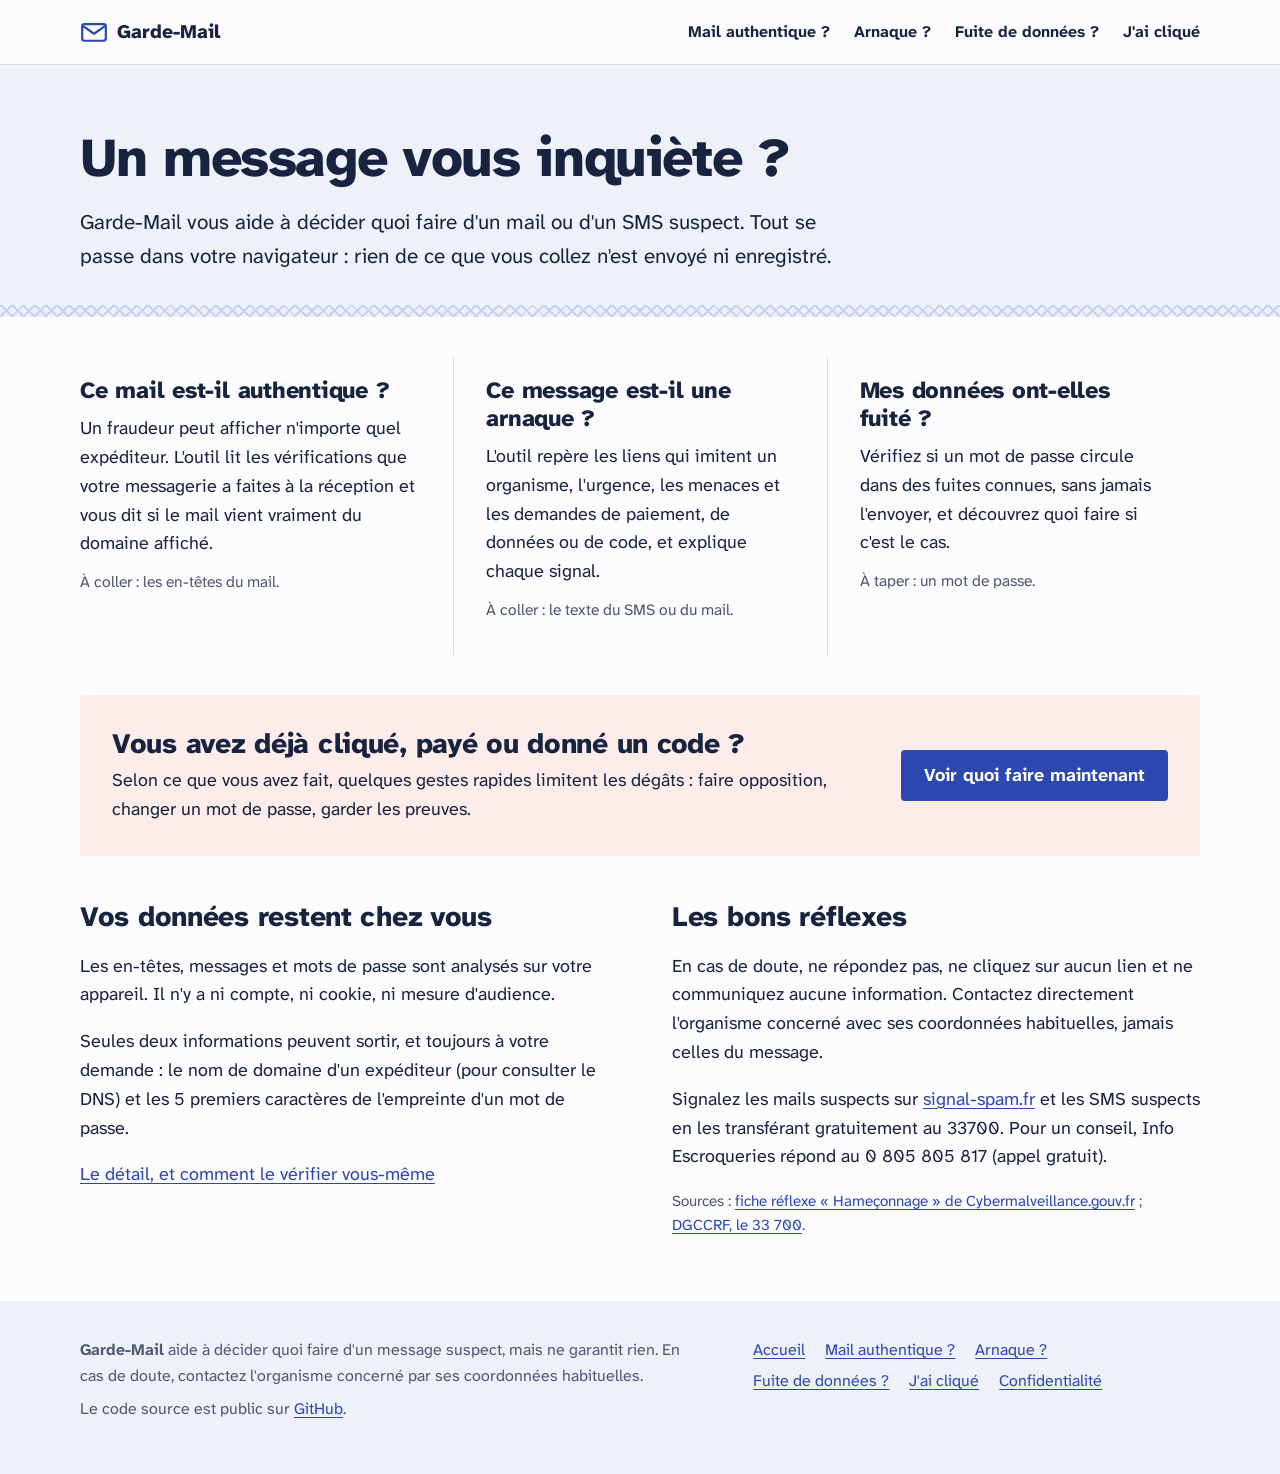
<file: public/index.html>
<!doctype html>
<html lang="fr">
<head>
  <meta charset="utf-8">
  <meta name="viewport" content="width=device-width, initial-scale=1">
  <title>Garde-Mail : réagir face à un message suspect</title>
  <meta name="description" content="Vérifiez un mail ou un SMS suspect, repérez les arnaques et contrôlez si un mot de passe a fuité. Tout se passe dans votre navigateur.">
  <link rel="icon" href="img/favicon.svg" type="image/svg+xml">
  <link rel="preload" href="polices/atkinson-hyperlegible-next-latin-400-normal.woff2" as="font" type="font/woff2" crossorigin>
  <link rel="stylesheet" href="css/base.css">
  <link rel="stylesheet" href="css/composants.css">
</head>
<body>
  <a class="lien-evitement" href="#contenu">Aller au contenu</a>

  <header class="entete-site">
    <div class="conteneur entete-site__interieur">
      <a class="marque" href="index.html"><svg viewBox="0 0 32 32" aria-hidden="true" focusable="false"><rect x="2.5" y="7" width="27" height="19" rx="2.5" fill="none" stroke="currentColor" stroke-width="2.5"/><path d="M4 9.5 16 18l12-8.5" fill="none" stroke="currentColor" stroke-width="2.5" stroke-linejoin="round" stroke-linecap="round"/></svg>Garde-Mail</a>
      <nav aria-label="Navigation principale">
        <ul>
          <li><a href="authenticite.html">Mail authentique ?</a></li>
          <li><a href="arnaque.html">Arnaque ?</a></li>
          <li><a href="fuite.html">Fuite de données ?</a></li>
          <li><a href="si-j-ai-clique.html">J'ai cliqué</a></li>
        </ul>
      </nav>
    </div>
  </header>

  <main id="contenu" tabindex="-1">
    <div class="bandeau">
      <div class="conteneur">
        <h1>Un message vous inquiète ?</h1>
        <p class="chapeau">Garde-Mail vous aide à décider quoi faire d'un mail ou d'un SMS suspect. Tout se passe dans votre navigateur : rien de ce que vous collez n'est envoyé ni enregistré.</p>
      </div>
    </div>
    <div class="conteneur">
      <div class="modules">
        <section class="module" aria-labelledby="m1">
          <h2 id="m1"><a href="authenticite.html">Ce mail est-il authentique ?</a></h2>
          <p>Un fraudeur peut afficher n'importe quel expéditeur. L'outil lit les vérifications que votre messagerie a faites à la réception et vous dit si le mail vient vraiment du domaine affiché.</p>
          <p class="a-coller">À coller : les en-têtes du mail.</p>
        </section>
        <section class="module" aria-labelledby="m2">
          <h2 id="m2"><a href="arnaque.html">Ce message est-il une arnaque ?</a></h2>
          <p>L'outil repère les liens qui imitent un organisme, l'urgence, les menaces et les demandes de paiement, de données ou de code, et explique chaque signal.</p>
          <p class="a-coller">À coller : le texte du SMS ou du mail.</p>
        </section>
        <section class="module" aria-labelledby="m3">
          <h2 id="m3"><a href="fuite.html">Mes données ont-elles fuité ?</a></h2>
          <p>Vérifiez si un mot de passe circule dans des fuites connues, sans jamais l'envoyer, et découvrez quoi faire si c'est le cas.</p>
          <p class="a-coller">À taper : un mot de passe.</p>
        </section>
      </div>

      <section class="urgence" aria-labelledby="titre-urgence">
        <div>
          <h2 id="titre-urgence">Vous avez déjà cliqué, payé ou donné un code ?</h2>
          <p>Selon ce que vous avez fait, quelques gestes rapides limitent les dégâts : faire opposition, changer un mot de passe, garder les preuves.</p>
        </div>
        <a class="bouton bouton--principal" href="si-j-ai-clique.html">Voir quoi faire maintenant</a>
      </section>

      <div class="deux-colonnes">
        <section aria-labelledby="titre-donnees">
          <h2 id="titre-donnees">Vos données restent chez vous</h2>
          <p>Les en-têtes, messages et mots de passe sont analysés sur votre appareil. Il n'y a ni compte, ni cookie, ni mesure d'audience.</p>
          <p>Seules deux informations peuvent sortir, et toujours à votre demande : le nom de domaine d'un expéditeur (pour consulter le DNS) et les 5 premiers caractères de l'empreinte d'un mot de passe.</p>
          <p><a href="confidentialite.html">Le détail, et comment le vérifier vous-même</a></p>
        </section>
        <section aria-labelledby="titre-reflexes">
        <h2 id="titre-reflexes">Les bons réflexes</h2>
        <p>En cas de doute, ne répondez pas, ne cliquez sur aucun lien et ne communiquez aucune information. Contactez directement l'organisme concerné avec ses coordonnées habituelles, jamais celles du message.</p>
        <p>Signalez les mails suspects sur <a href="https://www.signal-spam.fr" rel="noopener noreferrer">signal-spam.fr</a> et les SMS suspects en les transférant gratuitement au 33700. Pour un conseil, Info Escroqueries répond au 0 805 805 817 (appel gratuit).</p>
        <p class="sources">Sources : <a href="https://www.cybermalveillance.gouv.fr/medias/2026/02/260129_FicheReflexe_Hameconnage.pdf" rel="noopener noreferrer">fiche réflexe « Hameçonnage » de Cybermalveillance.gouv.fr</a> ; <a href="https://www.economie.gouv.fr/dgccrf/sms-et-appels-indesirables-le-33-700-facilite-le-signalement-des-numeros-frauduleux" rel="noopener noreferrer">DGCCRF, le 33 700</a>.</p>
        </section>
      </div>
    </div>
  </main>

  <footer class="pied-site">
    <div class="conteneur pied-site__interieur">
      <div>
        <p><strong>Garde-Mail</strong> aide à décider quoi faire d'un message suspect, mais ne garantit rien. En cas de doute, contactez l'organisme concerné par ses coordonnées habituelles.</p>
        <p>Le code source est public sur <a href="https://github.com/LeCroco404/garde-mail" rel="noopener noreferrer">GitHub</a>.</p>
      </div>
      <nav aria-label="Pied de page">
        <ul>
          <li><a href="index.html">Accueil</a></li>
          <li><a href="authenticite.html">Mail authentique ?</a></li>
          <li><a href="arnaque.html">Arnaque ?</a></li>
          <li><a href="fuite.html">Fuite de données ?</a></li>
          <li><a href="si-j-ai-clique.html">J'ai cliqué</a></li>
          <li><a href="confidentialite.html">Confidentialité</a></li>
        </ul>
      </nav>
    </div>
  </footer>
</body>
</html>
</file>
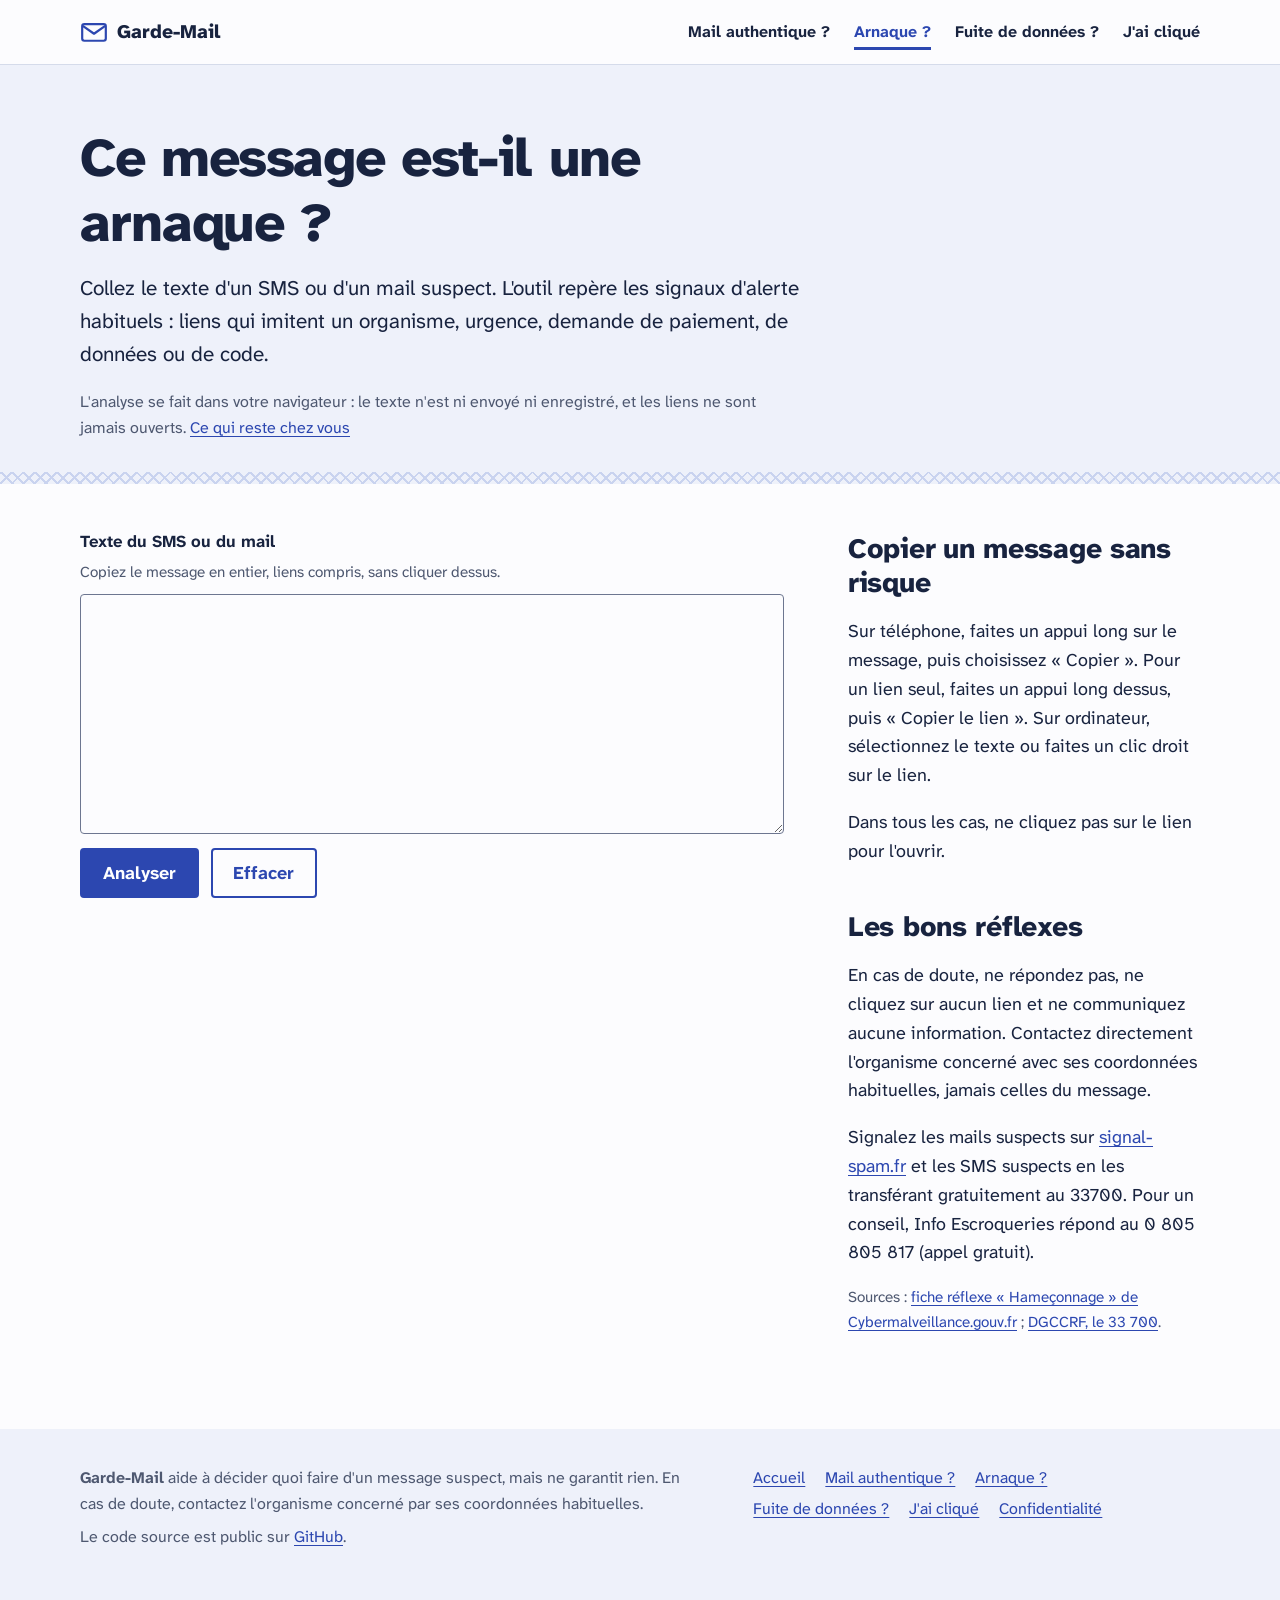
<file: public/arnaque.html>
<!doctype html>
<html lang="fr">
<head>
  <meta charset="utf-8">
  <meta name="viewport" content="width=device-width, initial-scale=1">
  <title>Ce message est-il une arnaque ? · Garde-Mail</title>
  <meta name="description" content="Repérez les signaux d'arnaque dans un SMS ou un mail : faux liens, urgence, demande de paiement ou de code. Analyse faite dans votre navigateur.">
  <link rel="icon" href="img/favicon.svg" type="image/svg+xml">
  <link rel="preload" href="polices/atkinson-hyperlegible-next-latin-400-normal.woff2" as="font" type="font/woff2" crossorigin>
  <link rel="stylesheet" href="css/base.css">
  <link rel="stylesheet" href="css/composants.css">
  <script type="module" src="js/arnaque/page.js"></script>
</head>
<body>
  <a class="lien-evitement" href="#contenu">Aller au contenu</a>

  <header class="entete-site">
    <div class="conteneur entete-site__interieur">
      <a class="marque" href="index.html"><svg viewBox="0 0 32 32" aria-hidden="true" focusable="false"><rect x="2.5" y="7" width="27" height="19" rx="2.5" fill="none" stroke="currentColor" stroke-width="2.5"/><path d="M4 9.5 16 18l12-8.5" fill="none" stroke="currentColor" stroke-width="2.5" stroke-linejoin="round" stroke-linecap="round"/></svg>Garde-Mail</a>
      <nav aria-label="Navigation principale">
        <ul>
          <li><a href="authenticite.html">Mail authentique ?</a></li>
          <li><a href="arnaque.html" aria-current="page">Arnaque ?</a></li>
          <li><a href="fuite.html">Fuite de données ?</a></li>
          <li><a href="si-j-ai-clique.html">J'ai cliqué</a></li>
        </ul>
      </nav>
    </div>
  </header>

  <main id="contenu" tabindex="-1">
    <div class="bandeau">
      <div class="conteneur">
        <h1>Ce message est-il une arnaque ?</h1>
        <p class="chapeau">Collez le texte d'un SMS ou d'un mail suspect. L'outil repère les signaux d'alerte habituels : liens qui imitent un organisme, urgence, demande de paiement, de données ou de code.</p>
        <p class="confidentialite-courte">L'analyse se fait dans votre navigateur : le texte n'est ni envoyé ni enregistré, et les liens ne sont jamais ouverts. <a href="confidentialite.html">Ce qui reste chez vous</a></p>
      </div>
    </div>
    <div class="conteneur disposition">
      <div>
        <noscript><p class="alerte">Cet outil a besoin de JavaScript pour fonctionner.</p></noscript>
        <form id="formulaire-message" class="formulaire" method="post" novalidate>
          <div class="champ">
            <label for="message">Texte du SMS ou du mail</label>
            <p id="message-aide" class="aide">Copiez le message en entier, liens compris, sans cliquer dessus.</p>
            <textarea id="message" name="message" rows="10" spellcheck="false" autocomplete="off" autocapitalize="off" autocorrect="off" aria-describedby="message-aide"></textarea>
          </div>
          <p id="chargement" class="alerte">Chargement de l'outil… Si ce message reste affiché, l'outil n'a pas pu se charger : rechargez la page.</p>
          <div class="boutons">
            <button type="submit" class="bouton bouton--principal" disabled>Analyser</button>
            <button type="button" id="effacer" class="bouton bouton--secondaire">Effacer</button>
          </div>
        </form>

        <p id="annonce" class="sr-only" aria-live="polite"></p>
        <section id="resultat" class="resultat" aria-label="Résultat de l'analyse"></section>
      </div>

      <aside aria-labelledby="titre-copier">
        <h2 id="titre-copier">Copier un message sans risque</h2>
        <p>Sur téléphone, faites un appui long sur le message, puis choisissez « Copier ». Pour un lien seul, faites un appui long dessus, puis « Copier le lien ». Sur ordinateur, sélectionnez le texte ou faites un clic droit sur le lien.</p>
        <p>Dans tous les cas, ne cliquez pas sur le lien pour l'ouvrir.</p>
        <h2 id="titre-reflexes">Les bons réflexes</h2>
        <p>En cas de doute, ne répondez pas, ne cliquez sur aucun lien et ne communiquez aucune information. Contactez directement l'organisme concerné avec ses coordonnées habituelles, jamais celles du message.</p>
        <p>Signalez les mails suspects sur <a href="https://www.signal-spam.fr" rel="noopener noreferrer">signal-spam.fr</a> et les SMS suspects en les transférant gratuitement au 33700. Pour un conseil, Info Escroqueries répond au 0 805 805 817 (appel gratuit).</p>
        <p class="sources">Sources : <a href="https://www.cybermalveillance.gouv.fr/medias/2026/02/260129_FicheReflexe_Hameconnage.pdf" rel="noopener noreferrer">fiche réflexe « Hameçonnage » de Cybermalveillance.gouv.fr</a> ; <a href="https://www.economie.gouv.fr/dgccrf/sms-et-appels-indesirables-le-33-700-facilite-le-signalement-des-numeros-frauduleux" rel="noopener noreferrer">DGCCRF, le 33 700</a>.</p>
      </aside>
    </div>
  </main>

  <footer class="pied-site">
    <div class="conteneur pied-site__interieur">
      <div>
        <p><strong>Garde-Mail</strong> aide à décider quoi faire d'un message suspect, mais ne garantit rien. En cas de doute, contactez l'organisme concerné par ses coordonnées habituelles.</p>
        <p>Le code source est public sur <a href="https://github.com/LeCroco404/garde-mail" rel="noopener noreferrer">GitHub</a>.</p>
      </div>
      <nav aria-label="Pied de page">
        <ul>
          <li><a href="index.html">Accueil</a></li>
          <li><a href="authenticite.html">Mail authentique ?</a></li>
          <li><a href="arnaque.html">Arnaque ?</a></li>
          <li><a href="fuite.html">Fuite de données ?</a></li>
          <li><a href="si-j-ai-clique.html">J'ai cliqué</a></li>
          <li><a href="confidentialite.html">Confidentialité</a></li>
        </ul>
      </nav>
    </div>
  </footer>
</body>
</html>
</file>
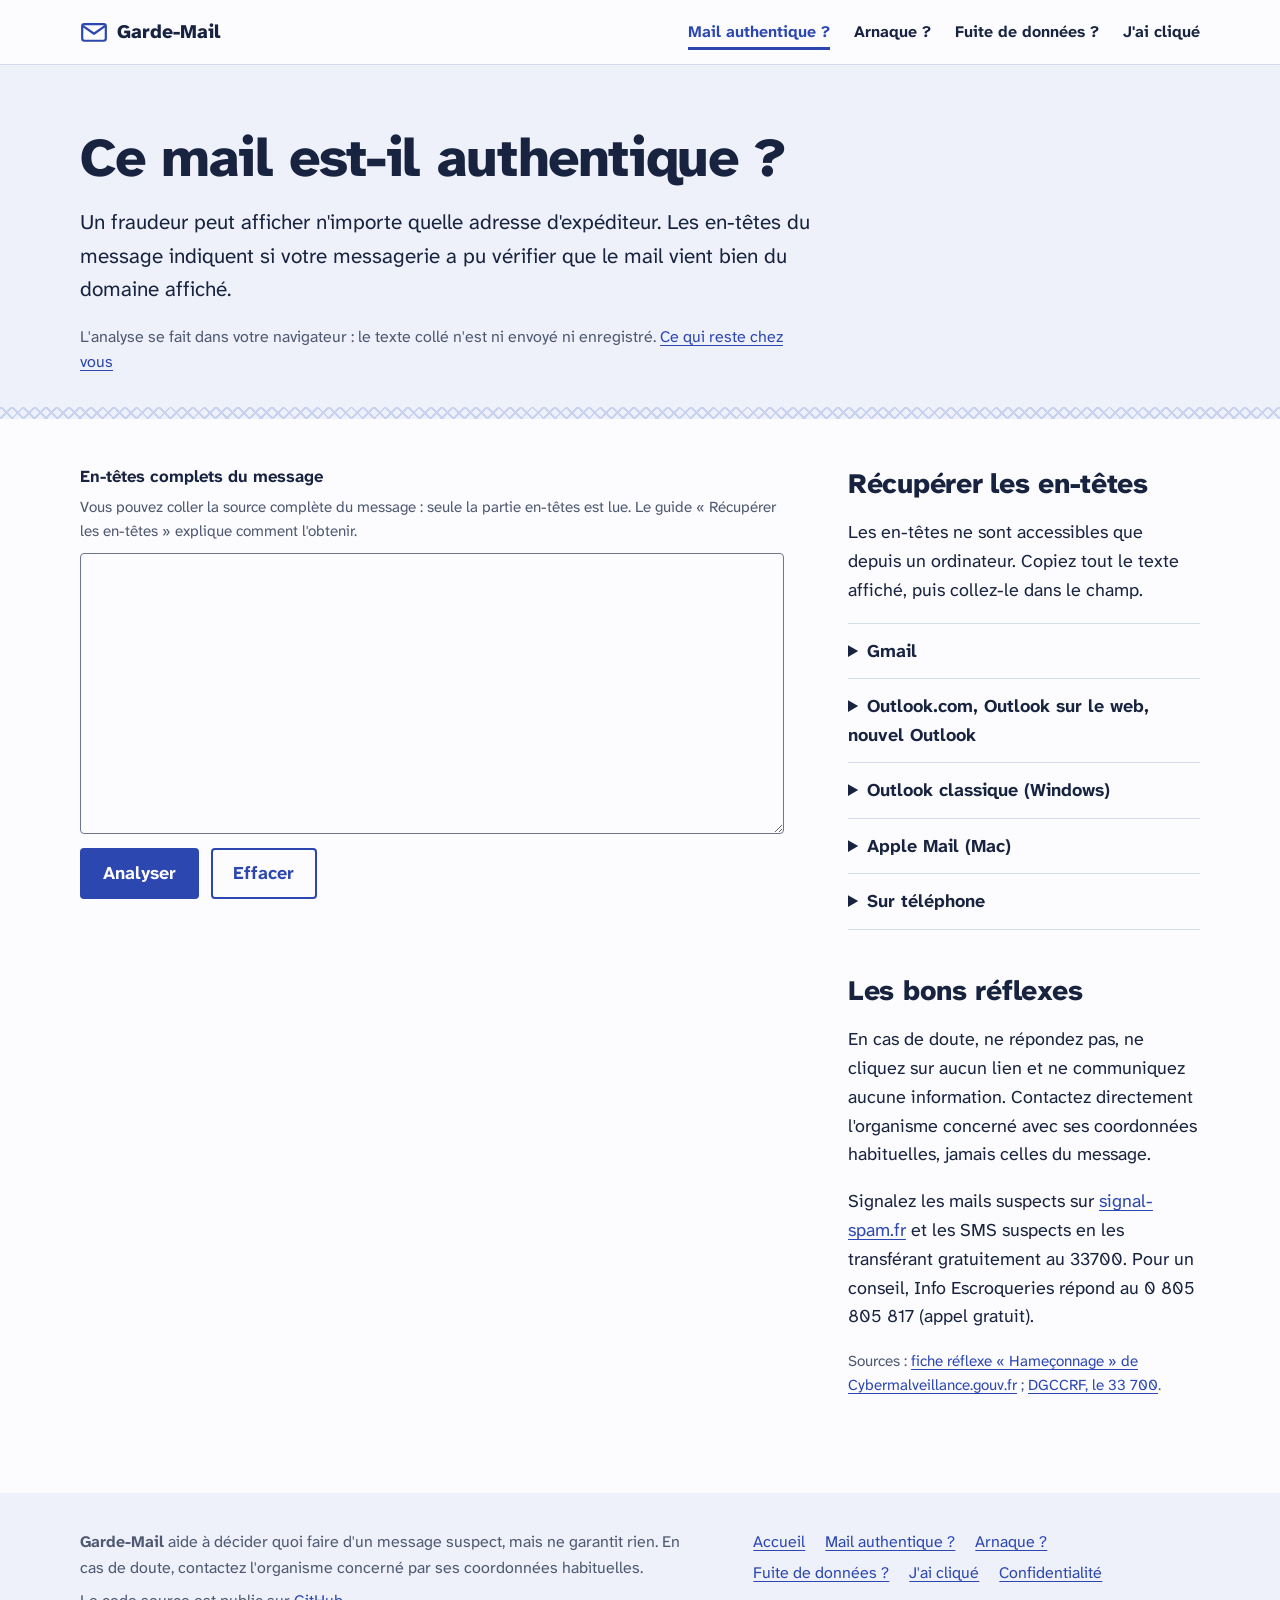
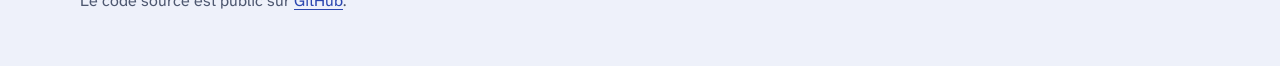
<file: public/authenticite.html>
<!doctype html>
<html lang="fr">
<head>
  <meta charset="utf-8">
  <meta name="viewport" content="width=device-width, initial-scale=1">
  <title>Ce mail est-il authentique ? · Garde-Mail</title>
  <meta name="description" content="Vérifiez si un mail vient vraiment de l'expéditeur affiché, à partir de ses en-têtes (SPF, DKIM, DMARC). Analyse faite dans votre navigateur.">
  <link rel="icon" href="img/favicon.svg" type="image/svg+xml">
  <link rel="preload" href="polices/atkinson-hyperlegible-next-latin-400-normal.woff2" as="font" type="font/woff2" crossorigin>
  <link rel="stylesheet" href="css/base.css">
  <link rel="stylesheet" href="css/composants.css">
  <script type="module" src="js/authenticite/page.js"></script>
</head>
<body>
  <a class="lien-evitement" href="#contenu">Aller au contenu</a>

  <header class="entete-site">
    <div class="conteneur entete-site__interieur">
      <a class="marque" href="index.html"><svg viewBox="0 0 32 32" aria-hidden="true" focusable="false"><rect x="2.5" y="7" width="27" height="19" rx="2.5" fill="none" stroke="currentColor" stroke-width="2.5"/><path d="M4 9.5 16 18l12-8.5" fill="none" stroke="currentColor" stroke-width="2.5" stroke-linejoin="round" stroke-linecap="round"/></svg>Garde-Mail</a>
      <nav aria-label="Navigation principale">
        <ul>
          <li><a href="authenticite.html" aria-current="page">Mail authentique ?</a></li>
          <li><a href="arnaque.html">Arnaque ?</a></li>
          <li><a href="fuite.html">Fuite de données ?</a></li>
          <li><a href="si-j-ai-clique.html">J'ai cliqué</a></li>
        </ul>
      </nav>
    </div>
  </header>

  <main id="contenu" tabindex="-1">
    <div class="bandeau">
      <div class="conteneur">
        <h1>Ce mail est-il authentique ?</h1>
        <p class="chapeau">Un fraudeur peut afficher n'importe quelle adresse d'expéditeur. Les en-têtes du message indiquent si votre messagerie a pu vérifier que le mail vient bien du domaine affiché.</p>
        <p class="confidentialite-courte">L'analyse se fait dans votre navigateur : le texte collé n'est ni envoyé ni enregistré. <a href="confidentialite.html">Ce qui reste chez vous</a></p>
      </div>
    </div>
    <div class="conteneur disposition">
      <div>
        <noscript><p class="alerte">Cet outil a besoin de JavaScript pour fonctionner.</p></noscript>
        <!-- method="post" : même si le formulaire partait, le texte n'apparaîtrait pas dans l'URL.
             Sur Netlify, la CSP « form-action 'none' » bloque de toute façon l'envoi. -->
        <form id="formulaire-entetes" class="formulaire" method="post" novalidate>
          <div class="champ">
            <label for="entetes">En-têtes complets du message</label>
            <p id="entetes-aide" class="aide">Vous pouvez coller la source complète du message : seule la partie en-têtes est lue. Le guide « Récupérer les en-têtes » explique comment l'obtenir.</p>
            <!-- spellcheck="false" : certains correcteurs orthographiques envoient le texte à un serveur -->
            <textarea id="entetes" name="entetes" rows="12" spellcheck="false" autocomplete="off" autocapitalize="off" autocorrect="off" aria-describedby="entetes-aide"></textarea>
          </div>
          <p id="chargement" class="alerte">Chargement de l'outil… Si ce message reste affiché, l'outil n'a pas pu se charger : rechargez la page.</p>
          <div class="boutons">
            <!-- Désactivé tant que page.js n'est pas chargé : aucun envoi possible sans l'analyse locale -->
            <button type="submit" class="bouton bouton--principal" disabled>Analyser</button>
            <button type="button" id="effacer" class="bouton bouton--secondaire">Effacer</button>
          </div>
        </form>

        <!-- Annonce courte pour les lecteurs d'écran ; le détail est dans #resultat -->
        <p id="annonce" class="sr-only" aria-live="polite"></p>
        <section id="resultat" class="resultat" aria-label="Résultat de l'analyse"></section>
      </div>

      <aside aria-labelledby="titre-guide">
        <h2 id="titre-guide">Récupérer les en-têtes</h2>
        <p>Les en-têtes ne sont accessibles que depuis un ordinateur. Copiez tout le texte affiché, puis collez-le dans le champ.</p>
        <div class="accordeons">
          <details>
            <summary>Gmail</summary>
            <ol>
              <li>Ouvrez le message.</li>
              <li>Cliquez sur l'icône Plus (trois points) à côté de « Répondre ».</li>
              <li>Choisissez « Afficher l'original ».</li>
              <li>Cliquez sur « Copier dans le presse-papiers ».</li>
            </ol>
          </details>
          <details>
            <summary>Outlook.com, Outlook sur le web, nouvel Outlook</summary>
            <ol>
              <li>Ouvrez le message.</li>
              <li>Cliquez sur « … » (Plus d'actions) en haut du message.</li>
              <li>Choisissez « Afficher », puis « Afficher les détails du message ».</li>
              <li>Sélectionnez tout le texte et copiez-le.</li>
            </ol>
          </details>
          <details>
            <summary>Outlook classique (Windows)</summary>
            <ol>
              <li>Ouvrez le message dans sa propre fenêtre (double-clic).</li>
              <li>Cliquez sur « Fichier », puis « Propriétés ».</li>
              <li>Cliquez dans la zone « En-têtes Internet », faites Ctrl+A puis Ctrl+C.</li>
            </ol>
          </details>
          <details>
            <summary>Apple Mail (Mac)</summary>
            <ol>
              <li>Ouvrez le message.</li>
              <li>Dans la barre de menus, choisissez « Présentation », puis « Message », puis « Source brute ».</li>
              <li>Sélectionnez tout le texte (Cmd+A) et copiez-le (Cmd+C).</li>
            </ol>
          </details>
          <details>
            <summary>Sur téléphone</summary>
            <p>Les applications Gmail, Mail (iPhone) et Outlook mobile ne permettent pas d'afficher les en-têtes. Ouvrez votre messagerie sur un ordinateur.</p>
          </details>
        </div>
        <h2 id="titre-reflexes">Les bons réflexes</h2>
        <p>En cas de doute, ne répondez pas, ne cliquez sur aucun lien et ne communiquez aucune information. Contactez directement l'organisme concerné avec ses coordonnées habituelles, jamais celles du message.</p>
        <p>Signalez les mails suspects sur <a href="https://www.signal-spam.fr" rel="noopener noreferrer">signal-spam.fr</a> et les SMS suspects en les transférant gratuitement au 33700. Pour un conseil, Info Escroqueries répond au 0 805 805 817 (appel gratuit).</p>
        <p class="sources">Sources : <a href="https://www.cybermalveillance.gouv.fr/medias/2026/02/260129_FicheReflexe_Hameconnage.pdf" rel="noopener noreferrer">fiche réflexe « Hameçonnage » de Cybermalveillance.gouv.fr</a> ; <a href="https://www.economie.gouv.fr/dgccrf/sms-et-appels-indesirables-le-33-700-facilite-le-signalement-des-numeros-frauduleux" rel="noopener noreferrer">DGCCRF, le 33 700</a>.</p>
      </aside>
    </div>
  </main>

  <footer class="pied-site">
    <div class="conteneur pied-site__interieur">
      <div>
        <p><strong>Garde-Mail</strong> aide à décider quoi faire d'un message suspect, mais ne garantit rien. En cas de doute, contactez l'organisme concerné par ses coordonnées habituelles.</p>
        <p>Le code source est public sur <a href="https://github.com/LeCroco404/garde-mail" rel="noopener noreferrer">GitHub</a>.</p>
      </div>
      <nav aria-label="Pied de page">
        <ul>
          <li><a href="index.html">Accueil</a></li>
          <li><a href="authenticite.html">Mail authentique ?</a></li>
          <li><a href="arnaque.html">Arnaque ?</a></li>
          <li><a href="fuite.html">Fuite de données ?</a></li>
          <li><a href="si-j-ai-clique.html">J'ai cliqué</a></li>
          <li><a href="confidentialite.html">Confidentialité</a></li>
        </ul>
      </nav>
    </div>
  </footer>
</body>
</html>
</file>
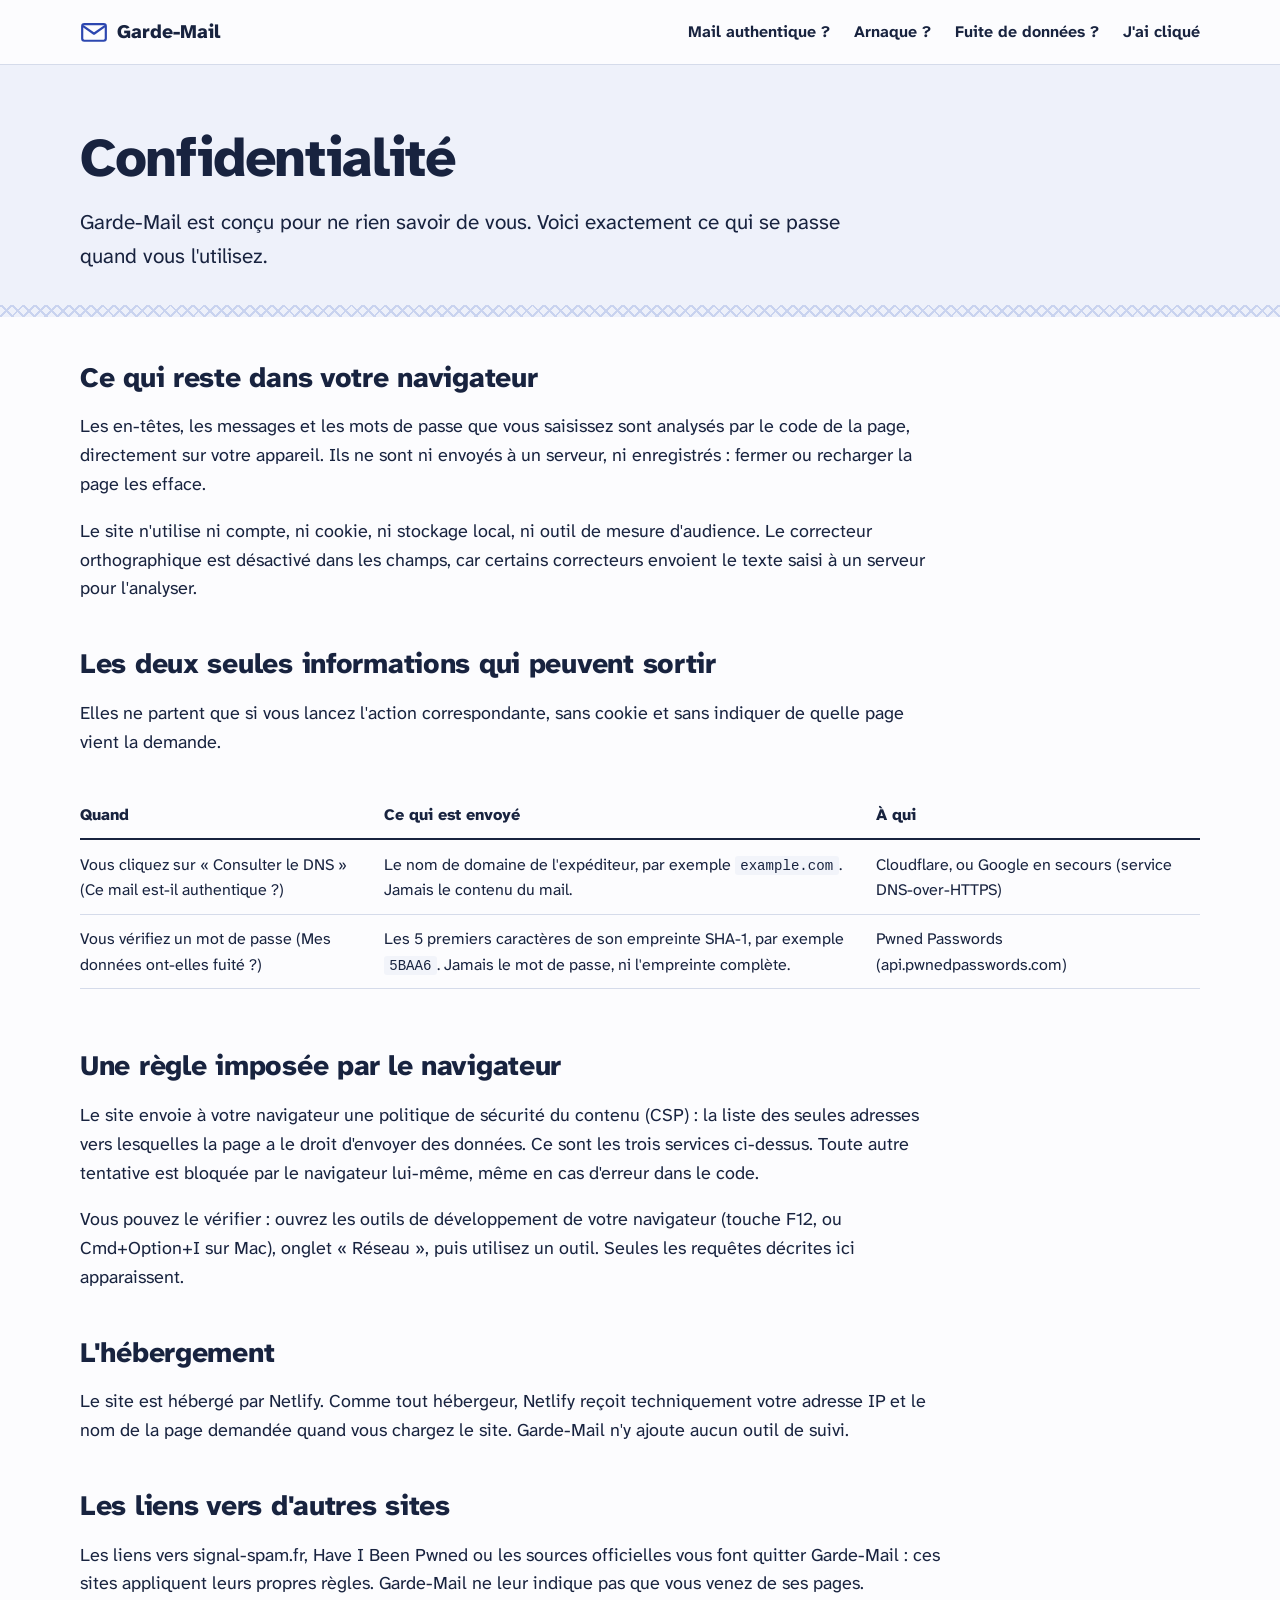
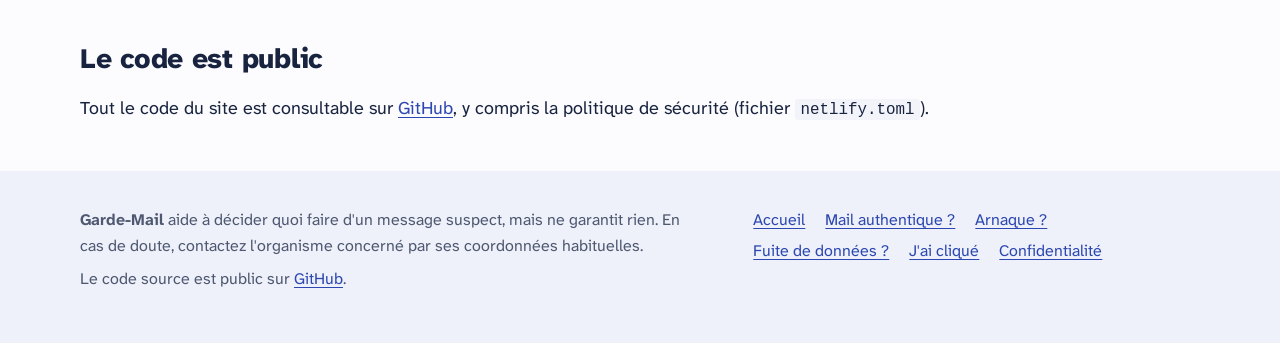
<file: public/confidentialite.html>
<!doctype html>
<html lang="fr">
<head>
  <meta charset="utf-8">
  <meta name="viewport" content="width=device-width, initial-scale=1">
  <title>Confidentialité · Garde-Mail</title>
  <meta name="description" content="Ce que Garde-Mail fait de vos données : rien n'est envoyé ni enregistré, à deux exceptions près, expliquées ici.">
  <link rel="icon" href="img/favicon.svg" type="image/svg+xml">
  <link rel="preload" href="polices/atkinson-hyperlegible-next-latin-400-normal.woff2" as="font" type="font/woff2" crossorigin>
  <link rel="stylesheet" href="css/base.css">
  <link rel="stylesheet" href="css/composants.css">
</head>
<body>
  <a class="lien-evitement" href="#contenu">Aller au contenu</a>

  <header class="entete-site">
    <div class="conteneur entete-site__interieur">
      <a class="marque" href="index.html"><svg viewBox="0 0 32 32" aria-hidden="true" focusable="false"><rect x="2.5" y="7" width="27" height="19" rx="2.5" fill="none" stroke="currentColor" stroke-width="2.5"/><path d="M4 9.5 16 18l12-8.5" fill="none" stroke="currentColor" stroke-width="2.5" stroke-linejoin="round" stroke-linecap="round"/></svg>Garde-Mail</a>
      <nav aria-label="Navigation principale">
        <ul>
          <li><a href="authenticite.html">Mail authentique ?</a></li>
          <li><a href="arnaque.html">Arnaque ?</a></li>
          <li><a href="fuite.html">Fuite de données ?</a></li>
          <li><a href="si-j-ai-clique.html">J'ai cliqué</a></li>
        </ul>
      </nav>
    </div>
  </header>

  <main id="contenu" tabindex="-1">
    <div class="bandeau">
      <div class="conteneur">
        <h1>Confidentialité</h1>
        <p class="chapeau">Garde-Mail est conçu pour ne rien savoir de vous. Voici exactement ce qui se passe quand vous l'utilisez.</p>
      </div>
    </div>
    <div class="conteneur">
      <section aria-labelledby="c1">
        <h2 id="c1">Ce qui reste dans votre navigateur</h2>
        <p>Les en-têtes, les messages et les mots de passe que vous saisissez sont analysés par le code de la page, directement sur votre appareil. Ils ne sont ni envoyés à un serveur, ni enregistrés : fermer ou recharger la page les efface.</p>
        <p>Le site n'utilise ni compte, ni cookie, ni stockage local, ni outil de mesure d'audience. Le correcteur orthographique est désactivé dans les champs, car certains correcteurs envoient le texte saisi à un serveur pour l'analyser.</p>
      </section>

      <section aria-labelledby="c2">
        <h2 id="c2">Les deux seules informations qui peuvent sortir</h2>
        <p>Elles ne partent que si vous lancez l'action correspondante, sans cookie et sans indiquer de quelle page vient la demande.</p>
        <div class="tableau-defilant">
          <table>
            <thead>
              <tr><th scope="col">Quand</th><th scope="col">Ce qui est envoyé</th><th scope="col">À qui</th></tr>
            </thead>
            <tbody>
              <tr>
                <td>Vous cliquez sur « Consulter le DNS » (Ce mail est-il authentique ?)</td>
                <td>Le nom de domaine de l'expéditeur, par exemple <code>example.com</code>. Jamais le contenu du mail.</td>
                <td>Cloudflare, ou Google en secours (service DNS-over-HTTPS)</td>
              </tr>
              <tr>
                <td>Vous vérifiez un mot de passe (Mes données ont-elles fuité ?)</td>
                <td>Les 5 premiers caractères de son empreinte SHA-1, par exemple <code>5BAA6</code>. Jamais le mot de passe, ni l'empreinte complète.</td>
                <td>Pwned Passwords (api.pwnedpasswords.com)</td>
              </tr>
            </tbody>
          </table>
        </div>
      </section>

      <section aria-labelledby="c3">
        <h2 id="c3">Une règle imposée par le navigateur</h2>
        <p>Le site envoie à votre navigateur une politique de sécurité du contenu (CSP) : la liste des seules adresses vers lesquelles la page a le droit d'envoyer des données. Ce sont les trois services ci-dessus. Toute autre tentative est bloquée par le navigateur lui-même, même en cas d'erreur dans le code.</p>
        <p>Vous pouvez le vérifier : ouvrez les outils de développement de votre navigateur (touche F12, ou Cmd+Option+I sur Mac), onglet « Réseau », puis utilisez un outil. Seules les requêtes décrites ici apparaissent.</p>
      </section>

      <section aria-labelledby="c4">
        <h2 id="c4">L'hébergement</h2>
        <p>Le site est hébergé par Netlify. Comme tout hébergeur, Netlify reçoit techniquement votre adresse IP et le nom de la page demandée quand vous chargez le site. Garde-Mail n'y ajoute aucun outil de suivi.</p>
      </section>

      <section aria-labelledby="c5">
        <h2 id="c5">Les liens vers d'autres sites</h2>
        <p>Les liens vers signal-spam.fr, Have I Been Pwned ou les sources officielles vous font quitter Garde-Mail : ces sites appliquent leurs propres règles. Garde-Mail ne leur indique pas que vous venez de ses pages.</p>
      </section>

      <section aria-labelledby="c6">
        <h2 id="c6">Le code est public</h2>
        <p>Tout le code du site est consultable sur <a href="https://github.com/LeCroco404/garde-mail" rel="noopener noreferrer">GitHub</a>, y compris la politique de sécurité (fichier <code>netlify.toml</code>).</p>
      </section>
    </div>
  </main>

  <footer class="pied-site">
    <div class="conteneur pied-site__interieur">
      <div>
        <p><strong>Garde-Mail</strong> aide à décider quoi faire d'un message suspect, mais ne garantit rien. En cas de doute, contactez l'organisme concerné par ses coordonnées habituelles.</p>
        <p>Le code source est public sur <a href="https://github.com/LeCroco404/garde-mail" rel="noopener noreferrer">GitHub</a>.</p>
      </div>
      <nav aria-label="Pied de page">
        <ul>
          <li><a href="index.html">Accueil</a></li>
          <li><a href="authenticite.html">Mail authentique ?</a></li>
          <li><a href="arnaque.html">Arnaque ?</a></li>
          <li><a href="fuite.html">Fuite de données ?</a></li>
          <li><a href="si-j-ai-clique.html">J'ai cliqué</a></li>
          <li><a href="confidentialite.html">Confidentialité</a></li>
        </ul>
      </nav>
    </div>
  </footer>
</body>
</html>
</file>
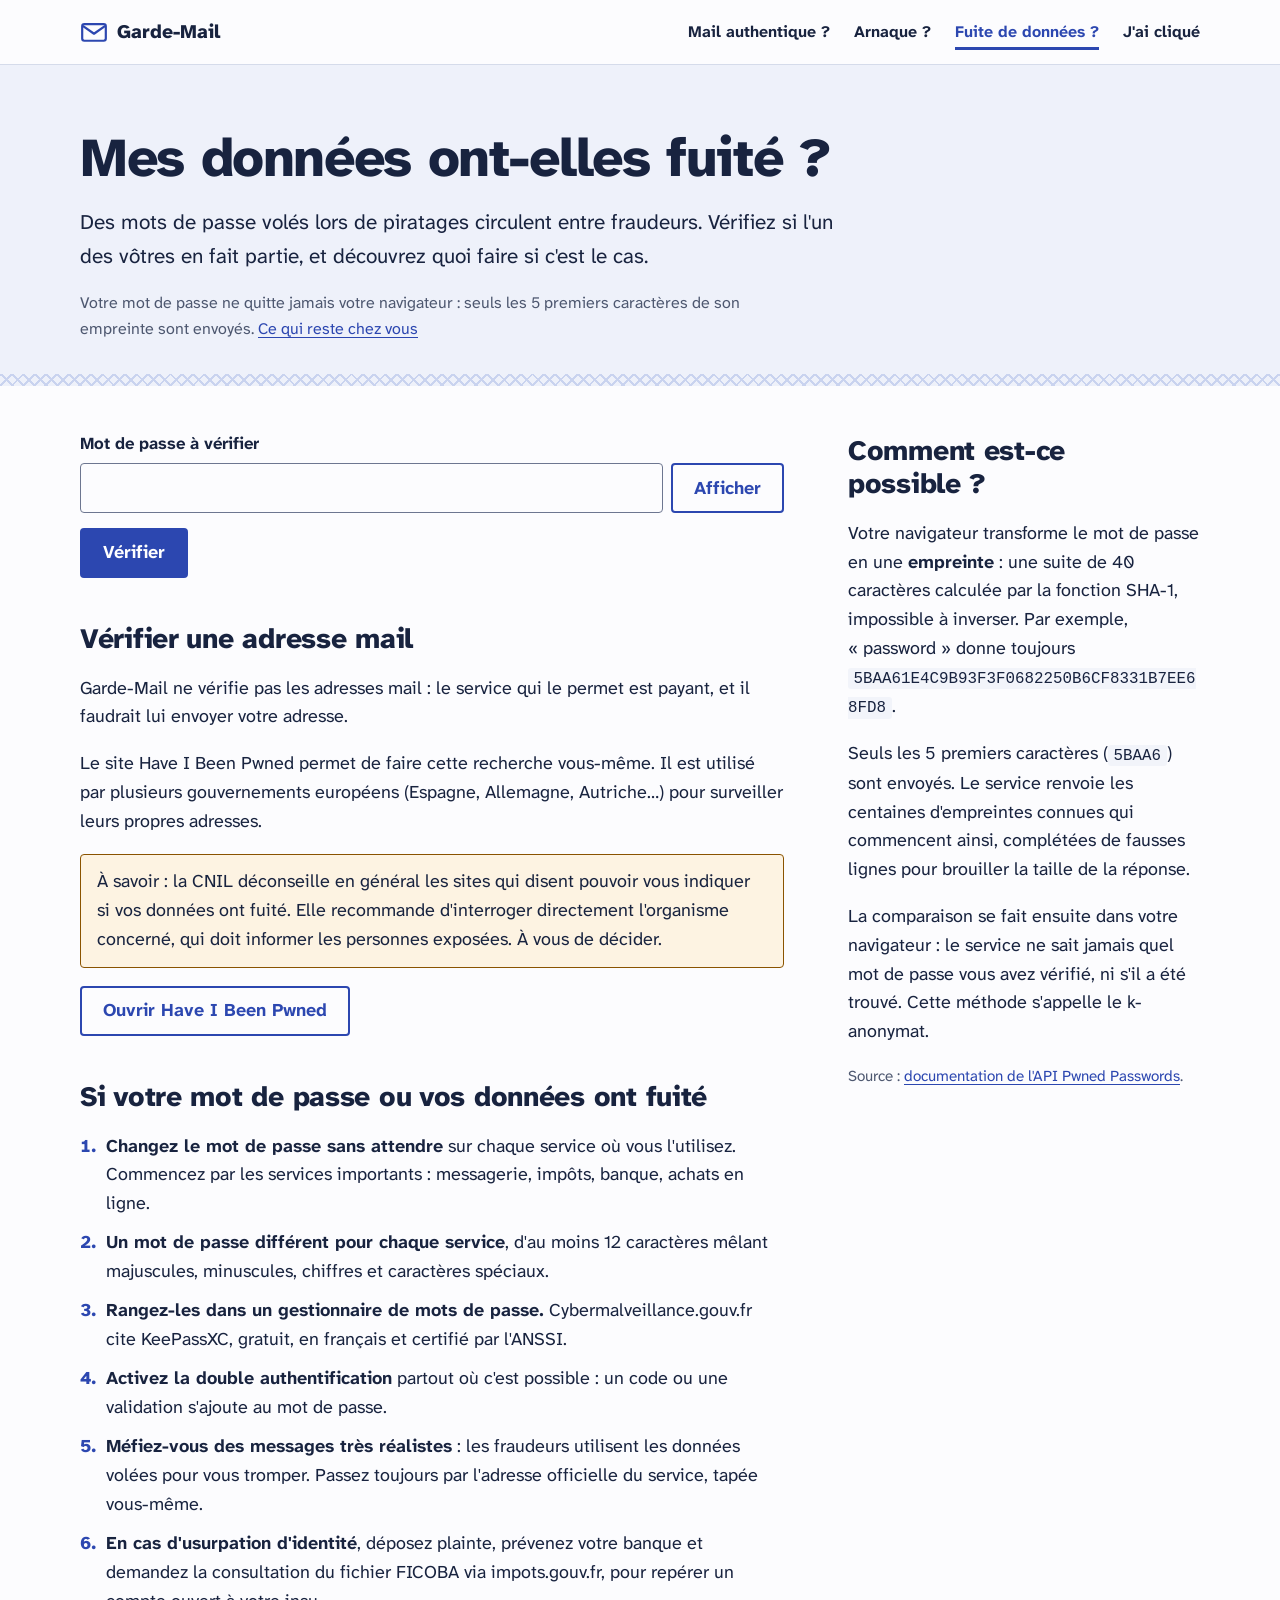
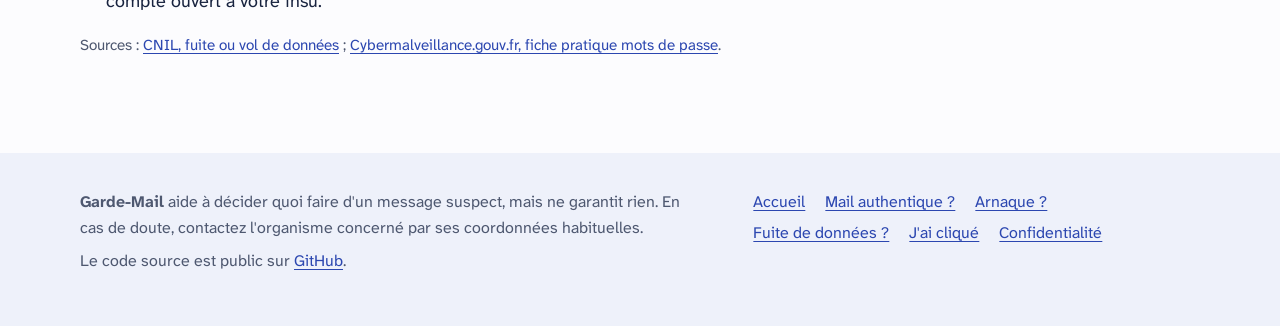
<file: public/fuite.html>
<!doctype html>
<html lang="fr">
<head>
  <meta charset="utf-8">
  <meta name="viewport" content="width=device-width, initial-scale=1">
  <title>Mes données ont-elles fuité ? · Garde-Mail</title>
  <meta name="description" content="Vérifiez si un mot de passe apparaît dans des fuites de données connues, sans jamais l'envoyer, et découvrez quoi faire en cas de fuite.">
  <link rel="icon" href="img/favicon.svg" type="image/svg+xml">
  <link rel="preload" href="polices/atkinson-hyperlegible-next-latin-400-normal.woff2" as="font" type="font/woff2" crossorigin>
  <link rel="stylesheet" href="css/base.css">
  <link rel="stylesheet" href="css/composants.css">
  <script type="module" src="js/fuite/page.js"></script>
</head>
<body>
  <a class="lien-evitement" href="#contenu">Aller au contenu</a>

  <header class="entete-site">
    <div class="conteneur entete-site__interieur">
      <a class="marque" href="index.html"><svg viewBox="0 0 32 32" aria-hidden="true" focusable="false"><rect x="2.5" y="7" width="27" height="19" rx="2.5" fill="none" stroke="currentColor" stroke-width="2.5"/><path d="M4 9.5 16 18l12-8.5" fill="none" stroke="currentColor" stroke-width="2.5" stroke-linejoin="round" stroke-linecap="round"/></svg>Garde-Mail</a>
      <nav aria-label="Navigation principale">
        <ul>
          <li><a href="authenticite.html">Mail authentique ?</a></li>
          <li><a href="arnaque.html">Arnaque ?</a></li>
          <li><a href="fuite.html" aria-current="page">Fuite de données ?</a></li>
          <li><a href="si-j-ai-clique.html">J'ai cliqué</a></li>
        </ul>
      </nav>
    </div>
  </header>

  <main id="contenu" tabindex="-1">
    <div class="bandeau">
      <div class="conteneur">
        <h1>Mes données ont-elles fuité ?</h1>
        <p class="chapeau">Des mots de passe volés lors de piratages circulent entre fraudeurs. Vérifiez si l'un des vôtres en fait partie, et découvrez quoi faire si c'est le cas.</p>
        <p class="confidentialite-courte">Votre mot de passe ne quitte jamais votre navigateur : seuls les 5 premiers caractères de son empreinte sont envoyés. <a href="confidentialite.html">Ce qui reste chez vous</a></p>
      </div>
    </div>
    <div class="conteneur disposition">
      <div>
        <noscript><p class="alerte">Cet outil a besoin de JavaScript pour fonctionner.</p></noscript>
        <form id="formulaire-mdp" class="formulaire" method="post" novalidate>
          <div class="champ">
            <label for="mot-de-passe">Mot de passe à vérifier</label>
            <div class="champ-mdp">
              <!-- data-*-ignore : demande aux gestionnaires de mots de passe de ne pas proposer d'enregistrer ce champ -->
              <input id="mot-de-passe" type="password" autocomplete="off" spellcheck="false" autocapitalize="off" autocorrect="off" data-1p-ignore data-lpignore="true" data-bwignore>
              <button type="button" id="afficher" class="bouton bouton--secondaire" aria-pressed="false" aria-controls="mot-de-passe">Afficher</button>
            </div>
          </div>
          <p id="chargement" class="alerte">Chargement de l'outil… Si ce message reste affiché, l'outil n'a pas pu se charger : rechargez la page.</p>
          <div class="boutons">
            <button type="submit" class="bouton bouton--principal" disabled>Vérifier</button>
          </div>
        </form>

        <p id="annonce" class="sr-only" aria-live="polite"></p>
        <section id="resultat" class="resultat" aria-label="Résultat de la vérification"></section>

        <section aria-labelledby="titre-mail">
          <h2 id="titre-mail">Vérifier une adresse mail</h2>
          <p>Garde-Mail ne vérifie pas les adresses mail : le service qui le permet est payant, et il faudrait lui envoyer votre adresse.</p>
          <p>Le site Have I Been Pwned permet de faire cette recherche vous-même. Il est utilisé par plusieurs gouvernements européens (Espagne, Allemagne, Autriche…) pour surveiller leurs propres adresses.</p>
          <p class="alerte">À savoir : la CNIL déconseille en général les sites qui disent pouvoir vous indiquer si vos données ont fuité. Elle recommande d'interroger directement l'organisme concerné, qui doit informer les personnes exposées. À vous de décider.</p>
          <p><a class="bouton bouton--secondaire" href="https://haveibeenpwned.com/" rel="noopener noreferrer">Ouvrir Have I Been Pwned</a></p>
        </section>

        <section aria-labelledby="titre-conseils">
          <h2 id="titre-conseils">Si votre mot de passe ou vos données ont fuité</h2>
          <ol class="etapes">
            <li><strong>Changez le mot de passe sans attendre</strong> sur chaque service où vous l'utilisez. Commencez par les services importants : messagerie, impôts, banque, achats en ligne.</li>
            <li><strong>Un mot de passe différent pour chaque service</strong>, d'au moins 12 caractères mêlant majuscules, minuscules, chiffres et caractères spéciaux.</li>
            <li><strong>Rangez-les dans un gestionnaire de mots de passe.</strong> Cybermalveillance.gouv.fr cite KeePassXC, gratuit, en français et certifié par l'ANSSI.</li>
            <li><strong>Activez la double authentification</strong> partout où c'est possible : un code ou une validation s'ajoute au mot de passe.</li>
            <li><strong>Méfiez-vous des messages très réalistes</strong> : les fraudeurs utilisent les données volées pour vous tromper. Passez toujours par l'adresse officielle du service, tapée vous-même.</li>
            <li><strong>En cas d'usurpation d'identité</strong>, déposez plainte, prévenez votre banque et demandez la consultation du fichier FICOBA via impots.gouv.fr, pour repérer un compte ouvert à votre insu.</li>
          </ol>
          <p class="sources">Sources : <a href="https://cnil.fr/fr/conseils-fuite-vol-donnees" rel="noopener noreferrer">CNIL, fuite ou vol de données</a> ; <a href="https://www.cybermalveillance.gouv.fr/medias/2023/04/260505_FichePratique_MotsDePasse.pdf" rel="noopener noreferrer">Cybermalveillance.gouv.fr, fiche pratique mots de passe</a>.</p>
        </section>
      </div>

      <aside aria-labelledby="titre-comment">
        <h2 id="titre-comment">Comment est-ce possible ?</h2>
        <p>Votre navigateur transforme le mot de passe en une <strong>empreinte</strong> : une suite de 40 caractères calculée par la fonction SHA-1, impossible à inverser. Par exemple, « password » donne toujours <code>5BAA61E4C9B93F3F0682250B6CF8331B7EE68FD8</code>.</p>
        <p>Seuls les 5 premiers caractères (<code>5BAA6</code>) sont envoyés. Le service renvoie les centaines d'empreintes connues qui commencent ainsi, complétées de fausses lignes pour brouiller la taille de la réponse.</p>
        <p>La comparaison se fait ensuite dans votre navigateur : le service ne sait jamais quel mot de passe vous avez vérifié, ni s'il a été trouvé. Cette méthode s'appelle le k-anonymat.</p>
        <p class="sources">Source : <a href="https://haveibeenpwned.com/API/v3" rel="noopener noreferrer">documentation de l'API Pwned Passwords</a>.</p>
      </aside>
    </div>
  </main>

  <footer class="pied-site">
    <div class="conteneur pied-site__interieur">
      <div>
        <p><strong>Garde-Mail</strong> aide à décider quoi faire d'un message suspect, mais ne garantit rien. En cas de doute, contactez l'organisme concerné par ses coordonnées habituelles.</p>
        <p>Le code source est public sur <a href="https://github.com/LeCroco404/garde-mail" rel="noopener noreferrer">GitHub</a>.</p>
      </div>
      <nav aria-label="Pied de page">
        <ul>
          <li><a href="index.html">Accueil</a></li>
          <li><a href="authenticite.html">Mail authentique ?</a></li>
          <li><a href="arnaque.html">Arnaque ?</a></li>
          <li><a href="fuite.html">Fuite de données ?</a></li>
          <li><a href="si-j-ai-clique.html">J'ai cliqué</a></li>
          <li><a href="confidentialite.html">Confidentialité</a></li>
        </ul>
      </nav>
    </div>
  </footer>
</body>
</html>
</file>
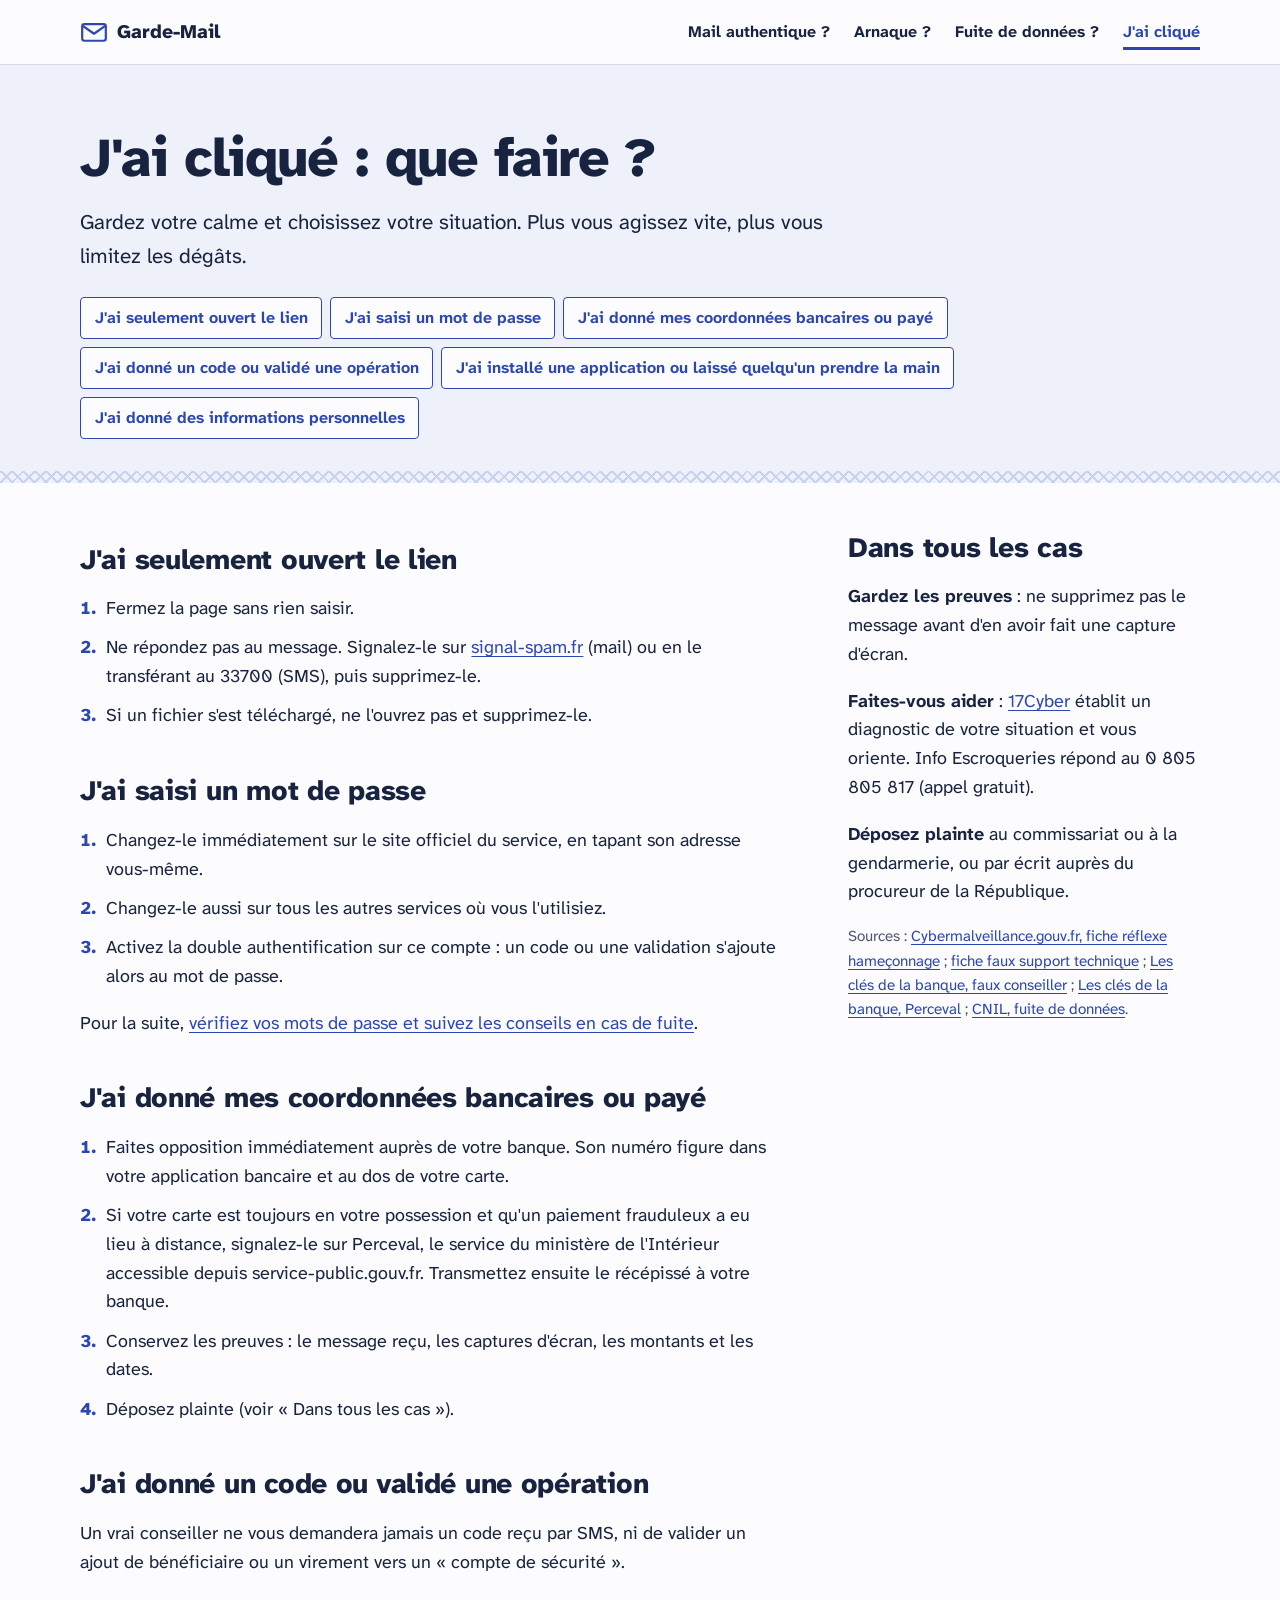
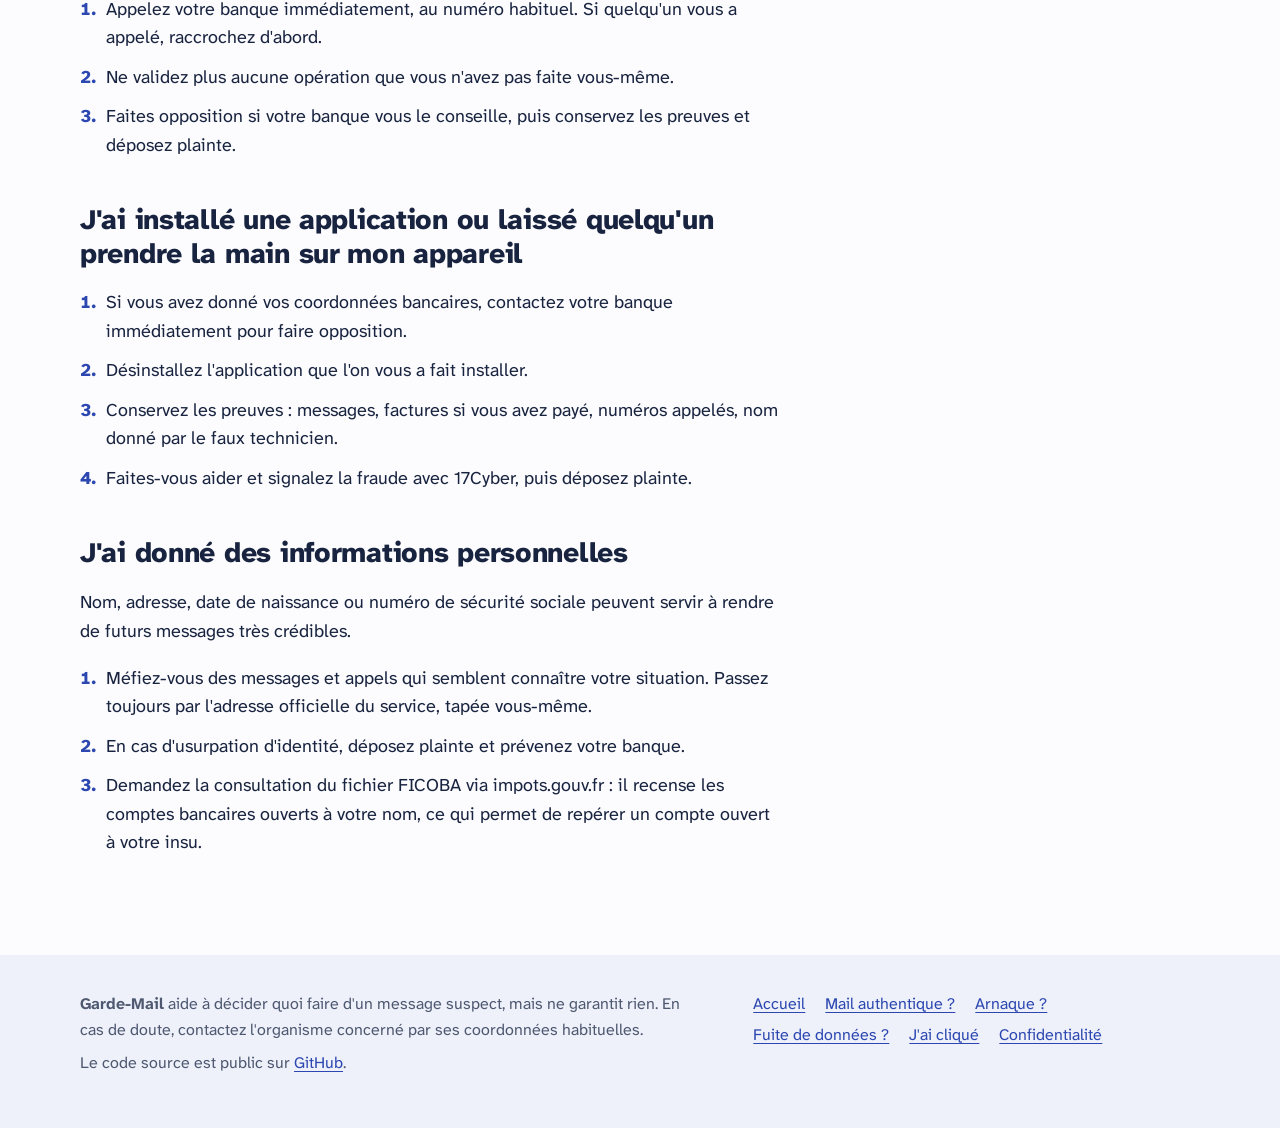
<file: public/si-j-ai-clique.html>
<!doctype html>
<html lang="fr">
<head>
  <meta charset="utf-8">
  <meta name="viewport" content="width=device-width, initial-scale=1">
  <title>J'ai cliqué : que faire ? · Garde-Mail</title>
  <meta name="description" content="Vous avez cliqué sur un lien, payé ou donné un code ? Les gestes à faire tout de suite, selon votre situation.">
  <link rel="icon" href="img/favicon.svg" type="image/svg+xml">
  <link rel="preload" href="polices/atkinson-hyperlegible-next-latin-400-normal.woff2" as="font" type="font/woff2" crossorigin>
  <link rel="stylesheet" href="css/base.css">
  <link rel="stylesheet" href="css/composants.css">
</head>
<body>
  <a class="lien-evitement" href="#contenu">Aller au contenu</a>

  <header class="entete-site">
    <div class="conteneur entete-site__interieur">
      <a class="marque" href="index.html"><svg viewBox="0 0 32 32" aria-hidden="true" focusable="false"><rect x="2.5" y="7" width="27" height="19" rx="2.5" fill="none" stroke="currentColor" stroke-width="2.5"/><path d="M4 9.5 16 18l12-8.5" fill="none" stroke="currentColor" stroke-width="2.5" stroke-linejoin="round" stroke-linecap="round"/></svg>Garde-Mail</a>
      <nav aria-label="Navigation principale">
        <ul>
          <li><a href="authenticite.html">Mail authentique ?</a></li>
          <li><a href="arnaque.html">Arnaque ?</a></li>
          <li><a href="fuite.html">Fuite de données ?</a></li>
          <li><a href="si-j-ai-clique.html" aria-current="page">J'ai cliqué</a></li>
        </ul>
      </nav>
    </div>
  </header>

  <main id="contenu" tabindex="-1">
    <div class="bandeau">
      <div class="conteneur">
        <h1>J'ai cliqué : que faire ?</h1>
        <p class="chapeau">Gardez votre calme et choisissez votre situation. Plus vous agissez vite, plus vous limitez les dégâts.</p>
        <nav aria-label="Choisir sa situation">
          <ul class="situations">
          <li><a href="#lien">J'ai seulement ouvert le lien</a></li>
          <li><a href="#mot-de-passe">J'ai saisi un mot de passe</a></li>
          <li><a href="#banque">J'ai donné mes coordonnées bancaires ou payé</a></li>
          <li><a href="#code">J'ai donné un code ou validé une opération</a></li>
          <li><a href="#appareil">J'ai installé une application ou laissé quelqu'un prendre la main</a></li>
          <li><a href="#identite">J'ai donné des informations personnelles</a></li>
          </ul>
        </nav>
      </div>
    </div>
    <div class="conteneur disposition">
      <div>
        <section id="lien" aria-labelledby="t-lien">
          <h2 id="t-lien">J'ai seulement ouvert le lien</h2>
          <ol class="etapes">
            <li>Fermez la page sans rien saisir.</li>
            <li>Ne répondez pas au message. Signalez-le sur <a href="https://www.signal-spam.fr" rel="noopener noreferrer">signal-spam.fr</a> (mail) ou en le transférant au 33700 (SMS), puis supprimez-le.</li>
            <li>Si un fichier s'est téléchargé, ne l'ouvrez pas et supprimez-le.</li>
          </ol>
        </section>

        <section id="mot-de-passe" aria-labelledby="t-mdp">
          <h2 id="t-mdp">J'ai saisi un mot de passe</h2>
          <ol class="etapes">
            <li>Changez-le immédiatement sur le site officiel du service, en tapant son adresse vous-même.</li>
            <li>Changez-le aussi sur tous les autres services où vous l'utilisiez.</li>
            <li>Activez la double authentification sur ce compte : un code ou une validation s'ajoute alors au mot de passe.</li>
          </ol>
          <p>Pour la suite, <a href="fuite.html">vérifiez vos mots de passe et suivez les conseils en cas de fuite</a>.</p>
        </section>

        <section id="banque" aria-labelledby="t-banque">
          <h2 id="t-banque">J'ai donné mes coordonnées bancaires ou payé</h2>
          <ol class="etapes">
            <li>Faites opposition immédiatement auprès de votre banque. Son numéro figure dans votre application bancaire et au dos de votre carte.</li>
            <li>Si votre carte est toujours en votre possession et qu'un paiement frauduleux a eu lieu à distance, signalez-le sur Perceval, le service du ministère de l'Intérieur accessible depuis service-public.gouv.fr. Transmettez ensuite le récépissé à votre banque.</li>
            <li>Conservez les preuves : le message reçu, les captures d'écran, les montants et les dates.</li>
            <li>Déposez plainte (voir « Dans tous les cas »).</li>
          </ol>
        </section>

        <section id="code" aria-labelledby="t-code">
          <h2 id="t-code">J'ai donné un code ou validé une opération</h2>
          <p>Un vrai conseiller ne vous demandera jamais un code reçu par SMS, ni de valider un ajout de bénéficiaire ou un virement vers un « compte de sécurité ».</p>
          <ol class="etapes">
            <li>Appelez votre banque immédiatement, au numéro habituel. Si quelqu'un vous a appelé, raccrochez d'abord.</li>
            <li>Ne validez plus aucune opération que vous n'avez pas faite vous-même.</li>
            <li>Faites opposition si votre banque vous le conseille, puis conservez les preuves et déposez plainte.</li>
          </ol>
        </section>

        <section id="appareil" aria-labelledby="t-appareil">
          <h2 id="t-appareil">J'ai installé une application ou laissé quelqu'un prendre la main sur mon appareil</h2>
          <ol class="etapes">
            <li>Si vous avez donné vos coordonnées bancaires, contactez votre banque immédiatement pour faire opposition.</li>
            <li>Désinstallez l'application que l'on vous a fait installer.</li>
            <li>Conservez les preuves : messages, factures si vous avez payé, numéros appelés, nom donné par le faux technicien.</li>
            <li>Faites-vous aider et signalez la fraude avec 17Cyber, puis déposez plainte.</li>
          </ol>
        </section>

        <section id="identite" aria-labelledby="t-identite">
          <h2 id="t-identite">J'ai donné des informations personnelles</h2>
          <p>Nom, adresse, date de naissance ou numéro de sécurité sociale peuvent servir à rendre de futurs messages très crédibles.</p>
          <ol class="etapes">
            <li>Méfiez-vous des messages et appels qui semblent connaître votre situation. Passez toujours par l'adresse officielle du service, tapée vous-même.</li>
            <li>En cas d'usurpation d'identité, déposez plainte et prévenez votre banque.</li>
            <li>Demandez la consultation du fichier FICOBA via impots.gouv.fr : il recense les comptes bancaires ouverts à votre nom, ce qui permet de repérer un compte ouvert à votre insu.</li>
          </ol>
        </section>
      </div>

      <aside aria-labelledby="t-tous">
        <h2 id="t-tous">Dans tous les cas</h2>
        <p><strong>Gardez les preuves</strong> : ne supprimez pas le message avant d'en avoir fait une capture d'écran.</p>
        <p><strong>Faites-vous aider</strong> : <a href="https://www.cybermalveillance.gouv.fr/17cyber" rel="noopener noreferrer">17Cyber</a> établit un diagnostic de votre situation et vous oriente. Info Escroqueries répond au 0 805 805 817 (appel gratuit).</p>
        <p><strong>Déposez plainte</strong> au commissariat ou à la gendarmerie, ou par écrit auprès du procureur de la République.</p>
        <p class="sources">Sources : <a href="https://www.cybermalveillance.gouv.fr/medias/2026/02/260129_FicheReflexe_Hameconnage.pdf" rel="noopener noreferrer">Cybermalveillance.gouv.fr, fiche réflexe hameçonnage</a> ; <a href="https://www.cybermalveillance.gouv.fr/medias/2025/07/Fiche_Senior_ArnaquesSupportTechnique-3.pdf" rel="noopener noreferrer">fiche faux support technique</a> ; <a href="https://www.lesclesdelabanque.com/particulier/fraude-faux-conseiller/" rel="noopener noreferrer">Les clés de la banque, faux conseiller</a> ; <a href="https://www.lesclesdelabanque.com/particulier/perceval-fraude-carte-bancaire/" rel="noopener noreferrer">Les clés de la banque, Perceval</a> ; <a href="https://cnil.fr/fr/conseils-fuite-vol-donnees" rel="noopener noreferrer">CNIL, fuite de données</a>.</p>
      </aside>
    </div>
  </main>

  <footer class="pied-site">
    <div class="conteneur pied-site__interieur">
      <div>
        <p><strong>Garde-Mail</strong> aide à décider quoi faire d'un message suspect, mais ne garantit rien. En cas de doute, contactez l'organisme concerné par ses coordonnées habituelles.</p>
        <p>Le code source est public sur <a href="https://github.com/LeCroco404/garde-mail" rel="noopener noreferrer">GitHub</a>.</p>
      </div>
      <nav aria-label="Pied de page">
        <ul>
          <li><a href="index.html">Accueil</a></li>
          <li><a href="authenticite.html">Mail authentique ?</a></li>
          <li><a href="arnaque.html">Arnaque ?</a></li>
          <li><a href="fuite.html">Fuite de données ?</a></li>
          <li><a href="si-j-ai-clique.html">J'ai cliqué</a></li>
          <li><a href="confidentialite.html">Confidentialité</a></li>
        </ul>
      </nav>
    </div>
  </footer>
</body>
</html>
</file>
<file: public/css/base.css>
/*
 * Base commune : police, couleurs, typographie, mise en page, en-tête et pied de page.
 * Univers visuel : le courrier. Trame des enveloppes de sécurité, encre de tampon.
 * Contrastes vérifiés au niveau AA (4,5:1 pour le texte) en clair et en sombre.
 */

/* Police auto-hébergée (licence SIL OFL, voir polices/OFL.txt) : la CSP n'autorise que le site lui-même */
@font-face {
  font-family: "Atkinson Hyperlegible Next";
  font-style: normal;
  font-weight: 400;
  font-display: swap;
  src: url("../polices/atkinson-hyperlegible-next-latin-400-normal.woff2") format("woff2");
}
@font-face {
  font-family: "Atkinson Hyperlegible Next";
  font-style: normal;
  font-weight: 700;
  font-display: swap;
  src: url("../polices/atkinson-hyperlegible-next-latin-700-normal.woff2") format("woff2");
}
@font-face {
  font-family: "Atkinson Hyperlegible Next";
  font-style: normal;
  font-weight: 800;
  font-display: swap;
  src: url("../polices/atkinson-hyperlegible-next-latin-800-normal.woff2") format("woff2");
}

:root {
  color-scheme: light dark;

  /* Papier et encre */
  --fond: #fcfcfe;
  --bandeau: #eef1fa;
  --surface: #f2f4fa;
  --texte: #18233f;
  --texte-doux: #4e5870;
  --accent: #2c47b0;          /* bleu sécurité : liens, boutons, focus */
  --accent-texte: #ffffff;
  --trame: #c9d3ef;           /* motif des enveloppes de sécurité */
  --filet: #d5dbea;
  --bordure: #6d7690;

  /* Encres des tampons */
  --vert: #17663f;
  --vert-fond: #e9f4ee;
  --ambre: #8a5300;
  --ambre-fond: #fdf3e2;
  --rouge: #b3261e;
  --rouge-fond: #fcecea;
  --bleu-fond: #e9edf9;

  --police: "Atkinson Hyperlegible Next", system-ui, -apple-system, "Segoe UI", sans-serif;
  --police-code: ui-monospace, Menlo, Consolas, monospace;
  --largeur: 76rem;
  --marge: clamp(1rem, 4vw, 3rem);
  --rayon: 4px;
}

@media (prefers-color-scheme: dark) {
  :root {
    --fond: #121a30;
    --bandeau: #18213b;
    --surface: #1c2643;
    --texte: #e7ebf5;
    --texte-doux: #b3bccf;
    --accent: #9db4ff;
    --accent-texte: #121a30;
    --trame: #2a3760;
    --filet: #2c375a;
    --bordure: #8d97b0;

    --vert: #7fd6a6;
    --vert-fond: #15302a;
    --ambre: #f3c06d;
    --ambre-fond: #33280f;
    --rouge: #ff9b93;
    --rouge-fond: #3b1a22;
    --bleu-fond: #1f2a4d;
  }
}

/* ------------------------------------------------------------------ */
/* Base                                                                */
/* ------------------------------------------------------------------ */

*, *::before, *::after { box-sizing: border-box; }

body {
  margin: 0;
  background: var(--fond);
  color: var(--texte);
  font-family: var(--police);
  font-size: 1.125rem;
  line-height: 1.6;
  -webkit-text-size-adjust: 100%;
}
@media (max-width: 40rem) {
  body { font-size: 1.0625rem; }
}

h1, h2, h3 { line-height: 1.2; font-weight: 800; letter-spacing: -0.01em; }
h1 { font-size: clamp(2.1rem, 5vw, 3.4rem); letter-spacing: -0.025em; margin: 0 0 1rem; max-width: 22ch; }
h2 { font-size: clamp(1.4rem, 2.6vw, 1.75rem); margin: 2.75rem 0 0.85rem; }
h3 { font-size: 1.15rem; font-weight: 700; margin: 1.75rem 0 0.5rem; }
p, li { max-width: 72ch; }

a { color: var(--accent); text-decoration-thickness: 1px; text-underline-offset: 0.18em; }
a:hover { text-decoration-thickness: 2px; }

code, pre { font-family: var(--police-code); font-size: 0.88em; }

:focus-visible { outline: 3px solid var(--accent); outline-offset: 3px; }
main:focus { outline: none; }

/* ------------------------------------------------------------------ */
/* Mise en page                                                        */
/* ------------------------------------------------------------------ */

.conteneur {
  max-width: var(--largeur);
  margin-inline: auto;
  padding-inline: var(--marge);
}

/* Bandeau d'ouverture de page : fond papier bleuté, bordé en bas par la trame d'enveloppe */
.bandeau {
  background: var(--bandeau);
  padding-block: clamp(2rem, 5vw, 3.75rem) clamp(1.75rem, 4vw, 2.75rem);
  position: relative;
}
.bandeau::after {
  content: "";
  position: absolute;
  inset: auto 0 0 0;
  height: 12px;
  background-image:
    repeating-linear-gradient(45deg, var(--trame) 0 2px, transparent 2px 8px),
    repeating-linear-gradient(-45deg, var(--trame) 0 2px, transparent 2px 8px);
}
.chapeau { font-size: clamp(1.15rem, 2vw, 1.3rem); max-width: 60ch; margin: 0; }
.bandeau .confidentialite-courte { margin: 1.1rem 0 0; color: var(--texte-doux); font-size: 1rem; }

/* Page d'outil : colonne principale + colonne latérale sur grand écran */
.disposition {
  display: grid;
  gap: 0 clamp(2rem, 5vw, 4.5rem);
  padding-block: 1rem 2rem;
}
@media (min-width: 62rem) {
  .disposition { grid-template-columns: minmax(0, 1fr) 22rem; }
  .disposition > aside { padding-top: 0.25rem; }
}
.disposition > aside h2:first-child { margin-top: 1.75rem; }

/* ------------------------------------------------------------------ */
/* En-tête et pied de page                                             */
/* ------------------------------------------------------------------ */

.lien-evitement {
  position: absolute;
  left: 1rem;
  top: -10rem;
  padding: 0.5rem 1rem;
  background: var(--accent);
  color: var(--accent-texte);
  z-index: 10;
}
.lien-evitement:focus { top: 0.5rem; }

.sr-only {
  position: absolute;
  width: 1px;
  height: 1px;
  overflow: hidden;
  clip: rect(0 0 0 0);
  white-space: nowrap;
}

.entete-site { border-bottom: 1px solid var(--filet); background: var(--fond); }
.entete-site__interieur {
  display: flex;
  flex-wrap: wrap;
  align-items: center;
  justify-content: space-between;
  gap: 0.5rem 2rem;
  padding-block: 0.9rem;
}
.marque {
  display: inline-flex;
  align-items: center;
  gap: 0.55rem;
  font-weight: 800;
  font-size: 1.2rem;
  color: var(--texte);
  text-decoration: none;
}
.marque svg { width: 1.75rem; height: 1.75rem; flex: none; }
.entete-site ul {
  display: flex;
  flex-wrap: wrap;
  gap: 0.25rem 1.5rem;
  list-style: none;
  margin: 0;
  padding: 0;
}
.entete-site nav a { display: inline-block; padding: 0.3rem 0; color: var(--texte); text-decoration: none; font-weight: 700; font-size: 1rem; }
.entete-site nav a:hover { color: var(--accent); }
.entete-site nav a[aria-current="page"] { color: var(--accent); box-shadow: inset 0 -3px 0 var(--accent); }

.pied-site {
  margin-top: 3rem;
  padding-block: 2.25rem 2.75rem;
  background: var(--bandeau);
  color: var(--texte-doux);
  font-size: 1rem;
}
.pied-site__interieur { display: grid; gap: 1.25rem 3rem; }
@media (min-width: 48rem) {
  .pied-site__interieur { grid-template-columns: 1.4fr 1fr; }
}
.pied-site p { margin: 0 0 0.5rem; }
.pied-site ul { list-style: none; margin: 0; padding: 0; display: flex; flex-wrap: wrap; gap: 0.35rem 1.25rem; }
.marque svg { color: var(--accent); }
</file>
<file: public/css/composants.css>
/* Composants réutilisés par toutes les pages */

.aide { color: var(--texte-doux); font-size: 0.95rem; margin: 0.3rem 0 0.6rem; }

.alerte {
  background: var(--ambre-fond);
  color: var(--texte);
  border: 1px solid var(--ambre);
  border-radius: var(--rayon);
  padding: 0.8rem 1rem;
}

/* ------------------------------------------------------------------ */
/* Formulaires                                                         */
/* ------------------------------------------------------------------ */

.formulaire { margin-top: 1.75rem; }
.champ label { display: block; font-weight: 700; font-size: 1.05rem; }
.champ textarea,
.champ input {
  display: block;
  width: 100%;
  border: 1.5px solid var(--bordure);
  border-radius: var(--rayon);
  background: var(--fond);
  color: var(--texte);
}
.champ textarea {
  min-height: 15rem;
  padding: 0.85rem 1rem;
  font-family: var(--police-code);
  font-size: 0.875rem;
  line-height: 1.5;
  resize: vertical;
}
.champ input { min-height: 48px; padding: 0.5rem 0.85rem; font: inherit; }
.champ-mdp { display: flex; gap: 0.5rem; margin-top: 0.4rem; }
.champ-mdp input { flex: 1; min-width: 0; }

.boutons { display: flex; flex-wrap: wrap; gap: 0.75rem; margin-top: 0.9rem; }

.bouton {
  display: inline-flex;
  align-items: center;
  min-height: 48px;
  padding: 0.55rem 1.3rem;
  border: 2px solid var(--accent);
  border-radius: var(--rayon);
  font: inherit;
  font-weight: 700;
  text-decoration: none;
  cursor: pointer;
}
.bouton--principal { background: var(--accent); color: var(--accent-texte); }
.bouton--principal:hover { box-shadow: inset 0 0 0 2px var(--accent-texte); }
.bouton--secondaire { background: transparent; color: var(--accent); }
.bouton--secondaire:hover { background: var(--bleu-fond); }
.bouton:disabled { opacity: 0.55; cursor: wait; }

/* ------------------------------------------------------------------ */
/* Verdict : le tampon                                                 */
/* ------------------------------------------------------------------ */

.resultat:empty { display: none; }
.resultat { overflow-x: clip; } /* le tampon agrandi pendant sa pose ne crée pas de défilement horizontal */
.resultat > h2 { margin-top: 2.25rem; }

.verdict {
  display: grid;
  gap: 0.75rem 1.75rem;
  align-items: center;
  padding: 1.5rem clamp(1rem, 3vw, 1.75rem);
  border-radius: var(--rayon);
  color: var(--texte);
  --encre: var(--accent);
  background: var(--bleu-fond);
}
@media (min-width: 40rem) {
  .verdict { grid-template-columns: auto minmax(0, 1fr); }
}
.verdict > div p { margin: 0 0 0.6rem; }
.verdict > div p:last-child { margin-bottom: 0; }

/* Le tampon encré : double filet, légèrement penché, posé une seule fois */
.tampon {
  justify-self: start;
  margin: 0.35rem 0.5rem 0.35rem 0.25rem;
  padding: 0.45rem 0.9rem;
  border: 3px solid var(--encre);
  outline: 1.5px solid var(--encre);
  outline-offset: 3px;
  border-radius: 6px;
  color: var(--encre);
  font-weight: 800;
  font-size: clamp(1.2rem, 2.6vw, 1.55rem);
  line-height: 1.1;
  letter-spacing: 0.06em;
  text-transform: uppercase;
  white-space: nowrap;
  transform: rotate(-4deg);
  animation: apposer 260ms cubic-bezier(0.2, 0.9, 0.3, 1.2) both;
}
@keyframes apposer {
  from { transform: rotate(-12deg) scale(1.5); opacity: 0; }
  to { transform: rotate(-4deg) scale(1); opacity: 1; }
}
@media (prefers-reduced-motion: reduce) {
  .tampon { animation: none; }
}
/* Très petits écrans (320 px) : le tampon peut passer sur deux lignes */
@media (max-width: 24rem) {
  .tampon { white-space: normal; max-width: calc(100% - 2rem); font-size: 1.15rem; } /* marge pour la rotation */
}

.verdict--authentique { --encre: var(--vert); background: var(--vert-fond); }
.verdict--douteux, .verdict--suspect { --encre: var(--ambre); background: var(--ambre-fond); }
.verdict--usurpe, .verdict--eleve { --encre: var(--rouge); background: var(--rouge-fond); }
.verdict--faible { --encre: var(--accent); background: var(--bleu-fond); }

.verdict__raison { color: var(--texte-doux); }

.score { display: flex; flex-wrap: wrap; align-items: center; gap: 0.4rem 1rem; font-weight: 700; }
.score meter { width: 14rem; max-width: 100%; height: 1rem; }

/* ------------------------------------------------------------------ */
/* Listes de vérifications et de signaux                               */
/* ------------------------------------------------------------------ */

.liste-verifs, .liste-signaux { list-style: none; margin: 0; padding: 0; }
.liste-verifs li, .liste-signaux li {
  max-width: none;
  padding: 0.75rem 0;
  border-bottom: 1px solid var(--filet);
}
.liste-verifs li:first-child, .liste-signaux li:first-child { border-top: 1px solid var(--filet); }

/* Signal : colonne fixe pour le niveau ou les points, texte à côté */
.signal { display: grid; grid-template-columns: 6.5rem minmax(0, 1fr); gap: 0.25rem 1rem; align-items: baseline; }
.liste-signaux--points .signal { grid-template-columns: 4.75rem minmax(0, 1fr); } /* module 2 : « +35 » ou « Officiel » */
@media (max-width: 30rem) {
  .signal { grid-template-columns: 1fr; }
}

.badge { font-weight: 800; font-size: 0.95rem; font-variant-numeric: tabular-nums; white-space: nowrap; }
.badge--info { color: var(--accent); }
.badge--attention { color: var(--ambre); }
.badge--grave { color: var(--rouge); }

.preuves { color: var(--texte-doux); }

code { background: var(--surface); padding: 0.1rem 0.35rem; border-radius: 3px; overflow-wrap: anywhere; }
pre.brut {
  margin: 0.3rem 0 1rem;
  padding: 0.75rem 1rem;
  background: var(--surface);
  border-radius: var(--rayon);
  white-space: pre-wrap;
  overflow-wrap: anywhere;
}

.bloc-dns { margin-top: 2rem; padding-top: 0.25rem; }
.bloc-dns h3 { margin-top: 0.75rem; }
.enregistrement { margin-top: 1rem; }

.rappel { margin-top: 2rem; color: var(--texte-doux); font-size: 0.95rem; }

/* ------------------------------------------------------------------ */
/* Accordéons natifs (<details>), utilisables au clavier               */
/* ------------------------------------------------------------------ */

.accordeons details { border-top: 1px solid var(--filet); }
.accordeons details:last-of-type { border-bottom: 1px solid var(--filet); }
.accordeons summary { cursor: pointer; font-weight: 700; padding: 0.8rem 0; }
.accordeons details[open] { padding-bottom: 0.75rem; }
.accordeons ol { padding-left: 1.3rem; margin: 0; }

/* ------------------------------------------------------------------ */
/* Contenus éditoriaux                                                  */
/* ------------------------------------------------------------------ */

.etapes { padding-left: 1.4rem; }
.etapes li { margin-bottom: 0.65rem; padding-left: 0.25rem; }
.etapes li::marker { font-weight: 800; color: var(--accent); }

.sources { color: var(--texte-doux); font-size: 0.95rem; }

/* ------------------------------------------------------------------ */
/* Accueil                                                             */
/* ------------------------------------------------------------------ */

.modules { display: grid; gap: 0; margin-top: 2.5rem; }
@media (min-width: 56rem) {
  .modules { grid-template-columns: repeat(3, minmax(0, 1fr)); }
  .module + .module { border-left: 1px solid var(--filet); padding-left: 2rem; }
  .module { padding-right: 2rem; }
}
.module { padding-block: 1.25rem; border-top: 1px solid var(--filet); }
@media (min-width: 56rem) { .module { border-top: none; } }
.module h2 { margin: 0 0 0.6rem; font-size: 1.45rem; }
.module h2 a { color: var(--texte); text-decoration: none; }
.module h2 a:hover { color: var(--accent); text-decoration: underline; }
.module p { margin: 0 0 0.75rem; }
.module .a-coller { color: var(--texte-doux); font-size: 0.98rem; }

.urgence {
  margin-top: 2.5rem;
  padding: clamp(1.25rem, 3vw, 2rem);
  background: var(--rouge-fond);
  border-radius: var(--rayon);
  display: grid;
  gap: 0.5rem 2rem;
  align-items: center;
}
@media (min-width: 48rem) { .urgence { grid-template-columns: minmax(0, 1fr) auto; } }
.urgence h2 { margin: 0 0 0.35rem; }
.urgence p { margin: 0; }

.deux-colonnes { display: grid; gap: 0 clamp(2rem, 5vw, 4.5rem); }
@media (min-width: 56rem) { .deux-colonnes { grid-template-columns: repeat(2, minmax(0, 1fr)); } }

/* ------------------------------------------------------------------ */
/* Pages éditoriales                                                   */
/* ------------------------------------------------------------------ */

.situations { list-style: none; padding: 0; margin: 1.5rem 0 0; display: flex; flex-wrap: wrap; gap: 0.5rem; }
.situations a {
  display: inline-block;
  padding: 0.45rem 0.85rem;
  border: 1.5px solid var(--accent);
  border-radius: var(--rayon);
  background: var(--fond);
  text-decoration: none;
  font-weight: 700;
  font-size: 1rem;
}
.situations a:hover { background: var(--bleu-fond); }
section[id] { scroll-margin-top: 1rem; }

table { border-collapse: collapse; width: 100%; margin: 1rem 0; font-size: 1rem; }
th, td { text-align: left; vertical-align: top; padding: 0.7rem 1rem 0.7rem 0; border-bottom: 1px solid var(--filet); }
th { font-weight: 800; border-bottom: 2px solid var(--texte); }
.tableau-defilant { overflow-x: auto; }
</file>
